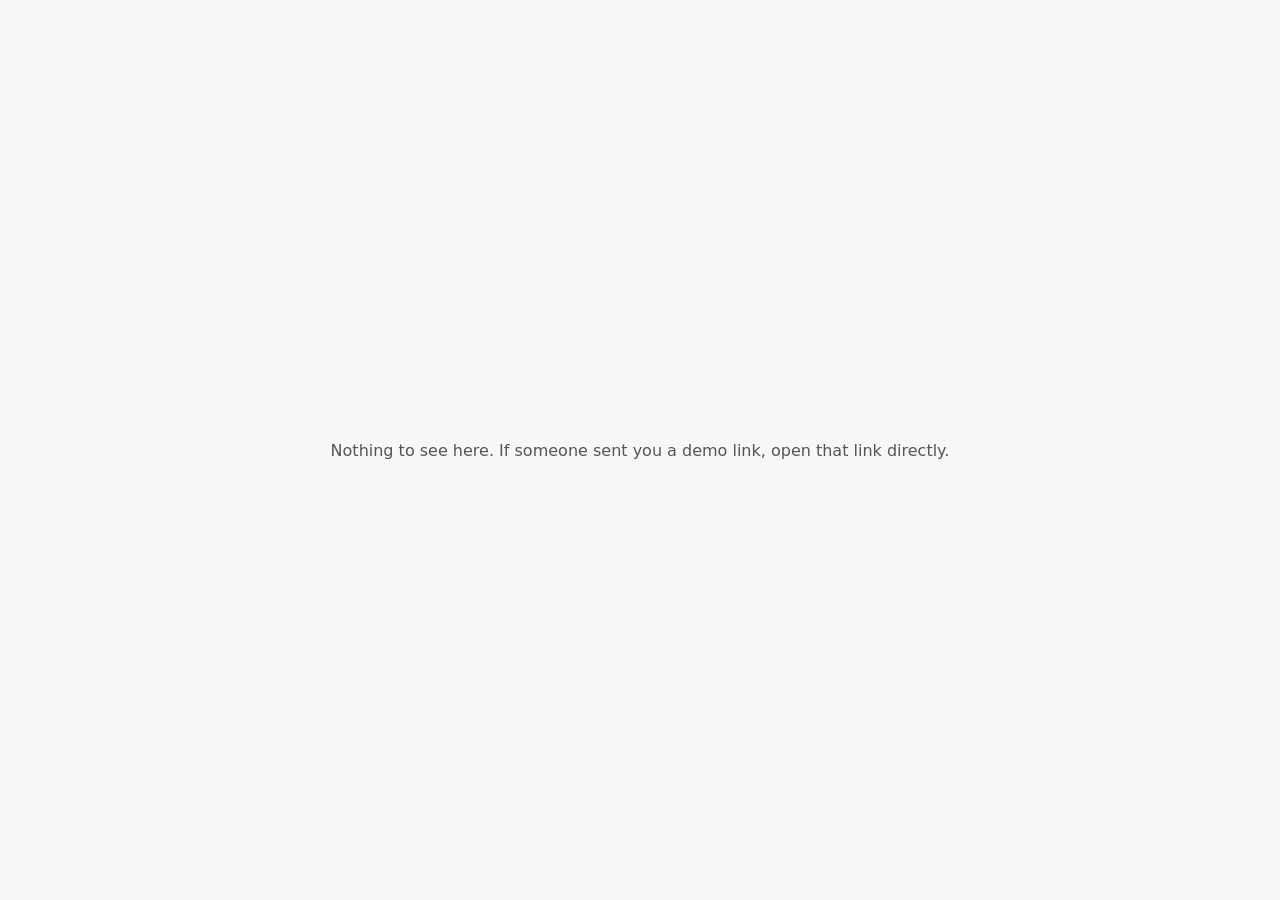
<file: demos/index.html>
<!doctype html><html lang="en"><head><meta charset="utf-8"><meta name="viewport" content="width=device-width, initial-scale=1"><meta name="robots" content="noindex, nofollow"><title>Demos</title>
<style>body{margin:0;min-height:100vh;display:grid;place-items:center;font:16px system-ui,sans-serif;color:#555;background:#f6f7f9}</style></head>
<body><p>Nothing to see here. If someone sent you a demo link, open that link directly.</p></body></html>
</file>
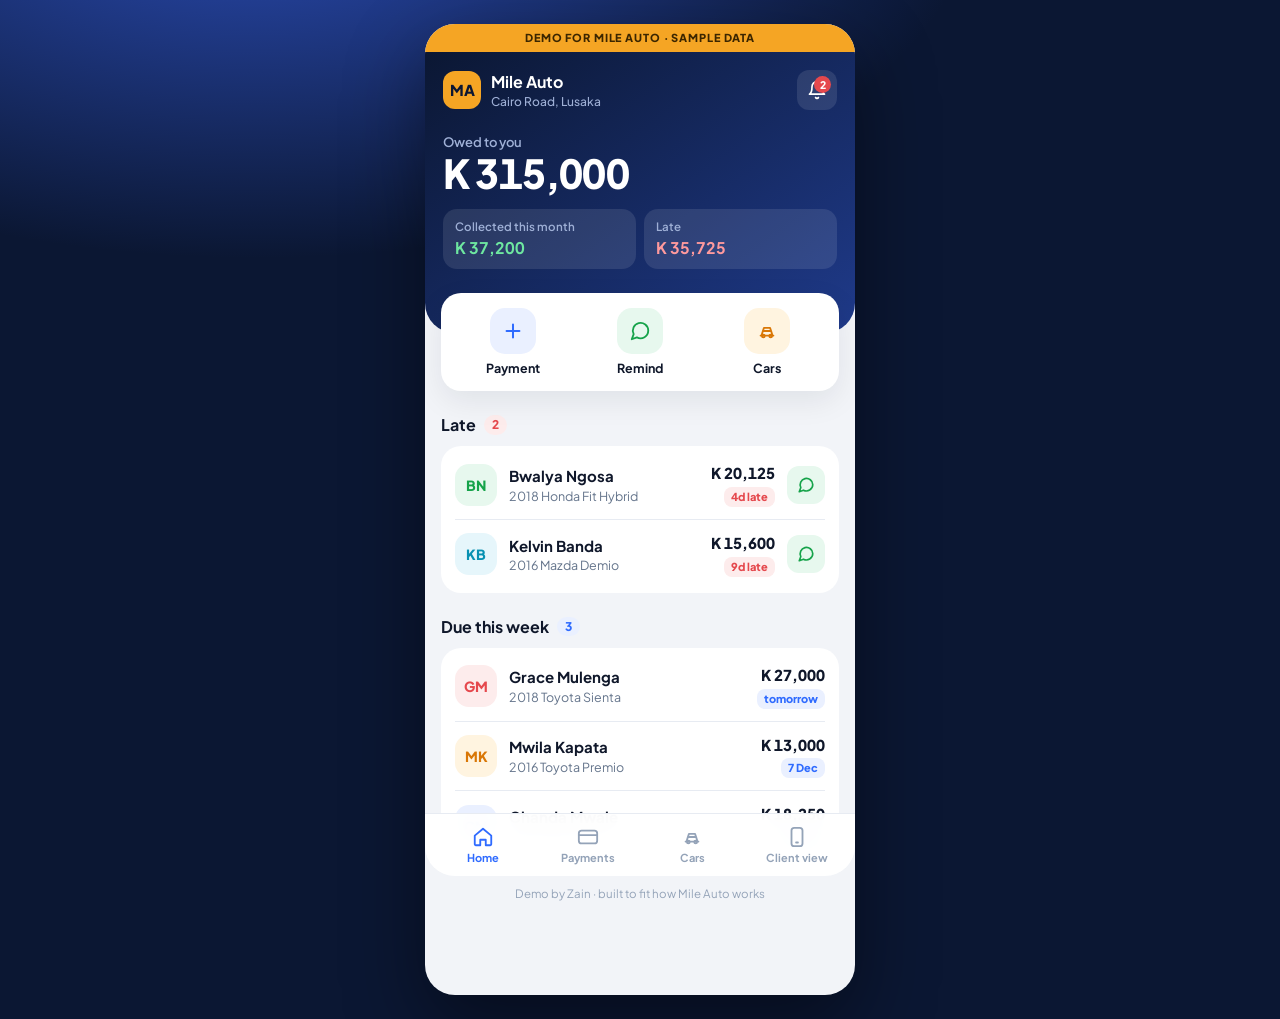
<file: demos/mile-auto-solutions/index.html>
<!doctype html>
<html lang="en">
<head>
<meta charset="utf-8">
<meta name="viewport" content="width=device-width, initial-scale=1, viewport-fit=cover">
<title>Mile Auto · Demo</title>
<meta name="robots" content="noindex, nofollow">
<meta name="referrer" content="no-referrer">
<meta name="theme-color" content="#0b1733">
<link rel="preconnect" href="https://fonts.googleapis.com">
<link rel="preconnect" href="https://fonts.gstatic.com" crossorigin>
<link rel="stylesheet" href="https://fonts.googleapis.com/css2?family=Plus+Jakarta+Sans:wght@500;600;700;800&display=swap">
<style>
:root { --f:"Plus Jakarta Sans", system-ui, -apple-system, sans-serif; --navy:#0b1733; --indigo:#1f3a8a; --amber:#f5a524; --ink:#0f172a; --ink2:#64748b; --line:#e7ebf2; --bg:#f2f4f8; --card:#fff;
  --red:#e5484d; --redbg:#fdecec; --green:#16a34a; --greenbg:#e7f7ed; --blue:#2f6bff; --bluebg:#eaf0ff; }
* { box-sizing: border-box; -webkit-tap-highlight-color: transparent; }
body { margin: 0; font: 15px/1.45 "Plus Jakarta Sans", system-ui, -apple-system, sans-serif; color: var(--ink);
  background: radial-gradient(1200px 600px at 20% -10%, #2a4bb3 0%, transparent 60%), #0b1733; min-height: 100vh; }
.app { max-width: 430px; margin: 0 auto; min-height: 100vh; background: var(--bg); position: relative; padding-bottom: 92px; overflow-x: hidden; }
@media (min-width: 520px) { .app { margin: 24px auto; min-height: calc(100vh - 48px); border-radius: 30px; box-shadow: 0 30px 80px rgba(0,0,0,.45); overflow: hidden; } }
.ribbon { background: var(--amber); color: #3b2600; font-size: 11px; font-weight: 800; letter-spacing: .08em; text-align: center; padding: 6px; }
.screen { display: none; animation: fade .25s ease; } .screen.on { display: block; }
@keyframes fade { from { opacity: 0; transform: translateY(6px); } }
.hero { background: linear-gradient(145deg, #0b1733 0%, #1f3a8a 100%); color: #fff; padding: 18px 18px 64px; border-radius: 0 0 30px 30px; }
.top { display: flex; align-items: center; gap: 10px; }
.logo { width: 38px; height: 38px; border-radius: 12px; background: var(--amber); color: var(--navy); display: grid; place-items: center; font-weight: 800; font-size: 15px; }
.top b { font-size: 16px; } .top small { display: block; color: #9fb0d6; font-size: 12px; font-weight: 500; }
.bell { margin-left: auto; width: 40px; height: 40px; border-radius: 12px; background: rgba(255,255,255,.1); display: grid; place-items: center; position: relative; border: 0; color: #fff; cursor: pointer; }
.bell i { position: absolute; top: 6px; right: 6px; min-width: 17px; height: 17px; border-radius: 9px; background: var(--red); font: 800 10.5px/17px var(--f); font-style: normal; text-align: center; padding: 0 4px; }
.big-l { margin-top: 22px; color: #9fb0d6; font-size: 13px; font-weight: 600; }
.big { font-size: 40px; font-weight: 800; letter-spacing: -.02em; line-height: 1.1; font-variant-numeric: tabular-nums; }
.glass { display: flex; gap: 8px; margin-top: 14px; }
.glass div { flex: 1; background: rgba(255,255,255,.1); border-radius: 14px; padding: 10px 12px; }
.glass small { display: block; color: #9fb0d6; font-size: 11.5px; font-weight: 600; }
.glass b { font-size: 16px; font-variant-numeric: tabular-nums; }
.glass .up { color: #6ee7a0; } .glass .dn { color: #ff9a9d; }
.actions { margin: -40px 16px 0; background: var(--card); border-radius: 20px; padding: 14px 8px; display: grid; grid-template-columns: repeat(3, 1fr); box-shadow: 0 10px 30px rgba(15,23,42,.08); position: relative; }
.act { border: 0; background: none; display: grid; justify-items: center; gap: 6px; font: 700 12.5px var(--f); color: var(--ink); cursor: pointer; }
.act span { width: 46px; height: 46px; border-radius: 15px; display: grid; place-items: center; }
.pad { padding: 0 16px; }
.sec { display: flex; align-items: center; gap: 8px; margin: 22px 0 10px; }
.sec b { font-size: 16px; } .sec .n { font-size: 12px; font-weight: 800; padding: 1px 8px; border-radius: 10px; }
.list { background: var(--card); border-radius: 20px; padding: 4px 14px; }
.row { display: flex; align-items: center; gap: 12px; padding: 12px 0; border-bottom: 1px solid var(--line); }
.row:last-child { border-bottom: 0; }
.av { width: 42px; height: 42px; border-radius: 14px; display: grid; place-items: center; font-weight: 800; font-size: 14px; flex: none; }
.grow { flex: 1; min-width: 0; } .nm { font-weight: 700; } .sm { font-size: 12.5px; color: var(--ink2); white-space: nowrap; overflow: hidden; text-overflow: ellipsis; }
.amt { font-weight: 800; text-align: right; font-variant-numeric: tabular-nums; white-space: nowrap; }
.tag { display: inline-block; font-size: 11px; font-weight: 800; padding: 2px 7px; border-radius: 8px; margin-top: 3px; }
.tag.r { background: var(--redbg); color: var(--red); } .tag.g { background: var(--greenbg); color: var(--green); } .tag.b { background: var(--bluebg); color: var(--blue); }
.ibtn { width: 38px; height: 38px; border-radius: 12px; border: 0; display: grid; place-items: center; cursor: pointer; flex: none; }
.ibtn.wa { background: #e7f8ee; color: #16a34a; } .ibtn.done { background: var(--line); color: var(--ink2); }
.title { padding: 22px 16px 4px; display: flex; align-items: baseline; justify-content: space-between; }
.title h1 { font-size: 26px; margin: 0; letter-spacing: -.02em; } .title span { color: var(--ink2); font-size: 13px; font-weight: 600; }
.chips { display: flex; gap: 10px; overflow-x: auto; padding: 12px 16px 6px; scrollbar-width: none; }
.chips::-webkit-scrollbar { display: none; }
.pick { border: 0; background: none; display: grid; justify-items: center; gap: 5px; font: 600 11.5px var(--f); color: var(--ink2); cursor: pointer; flex: none; width: 58px; }
.pick .av { width: 52px; height: 52px; border-radius: 18px; border: 2.5px solid transparent; }
.pick.on { color: var(--ink); } .pick.on .av { border-color: var(--blue); }
.who { margin: 8px 16px 0; background: var(--card); border-radius: 20px; padding: 14px; }
.bar { height: 8px; background: var(--line); border-radius: 8px; overflow: hidden; margin: 10px 0 6px; }
.bar i { display: block; height: 100%; background: linear-gradient(90deg, #22c55e, #16a34a); border-radius: 8px; transition: width .4s; }
.split { display: flex; justify-content: space-between; font-size: 12.5px; color: var(--ink2); font-weight: 600; }
.amount { margin: 12px 16px 0; background: var(--card); border-radius: 20px; padding: 16px; text-align: center; }
.amount small { color: var(--ink2); font-weight: 700; font-size: 12px; }
.amount div { display: flex; align-items: center; justify-content: center; gap: 6px; font-size: 38px; font-weight: 800; }
.amount input { font: 800 38px var(--f); border: 0; outline: 0; width: 6.2ch; text-align: left; color: var(--ink); background: none; padding: 0; font-variant-numeric: tabular-nums; }
.methods { display: grid; grid-template-columns: repeat(4, 1fr); gap: 8px; margin: 12px 16px 0; }
.m { border: 2px solid var(--line); background: var(--card); border-radius: 14px; padding: 10px 4px; font: 700 12px var(--f); cursor: pointer; color: var(--ink); display: grid; justify-items: center; gap: 4px; }
.m i { width: 26px; height: 26px; border-radius: 8px; display: grid; place-items: center; font-style: normal; font-size: 11px; font-weight: 800; }
.m.on { border-color: var(--blue); background: var(--bluebg); }
.cta { display: block; width: calc(100% - 32px); margin: 16px 16px 0; border: 0; border-radius: 16px; padding: 16px; font: 800 16px var(--f); color: #fff; background: linear-gradient(135deg, #2f6bff, #1f3a8a); cursor: pointer; box-shadow: 0 10px 24px rgba(47,107,255,.3); }
.car { background: var(--card); border-radius: 20px; padding: 14px; margin: 0 16px 10px; }
.car-top { display: flex; gap: 12px; align-items: center; }
svg.pic { width: 74px; height: 46px; flex: none; border-radius: 12px; }
.track { display: flex; gap: 4px; margin: 12px 0 8px; }
.track i { flex: 1; height: 6px; border-radius: 6px; background: var(--line); }
.track i.d { background: #22c55e; } .track i.c { background: var(--blue); }
.car-bot { display: flex; align-items: center; justify-content: space-between; gap: 8px; }
.car-bot b { font-size: 13.5px; }
.next { border: 0; background: var(--bluebg); color: var(--blue); font: 800 13px var(--f); border-radius: 12px; padding: 9px 12px; cursor: pointer; white-space: nowrap; }
.filter { display: flex; gap: 8px; overflow-x: auto; padding: 12px 16px; scrollbar-width: none; }
.filter::-webkit-scrollbar { display: none; }
.f { flex: none; border: 0; background: var(--card); color: var(--ink2); font: 700 12.5px var(--f); padding: 8px 12px; border-radius: 12px; cursor: pointer; }
.f.on { background: var(--navy); color: #fff; }
.cv { margin: 12px 16px 0; background: var(--card); border-radius: 24px; overflow: hidden; box-shadow: 0 12px 30px rgba(15,23,42,.08); }
.cv-h { background: linear-gradient(145deg, #0b1733, #1f3a8a); color: #fff; padding: 18px; }
.cv-h small { color: #9fb0d6; font-weight: 600; }
.cv-h h2 { margin: 4px 0 0; font-size: 21px; }
.cv-b { padding: 16px 18px 18px; }
.steps { list-style: none; margin: 0; padding: 0; position: relative; }
.steps li { display: flex; gap: 12px; align-items: center; padding: 6px 0; font-size: 14px; font-weight: 600; color: var(--ink2); position: relative; }
.steps li::before { content: ""; position: absolute; left: 8px; top: 24px; height: 18px; width: 2px; background: var(--line); }
.steps li:last-child::before { display: none; }
.steps li .o { width: 18px; height: 18px; border-radius: 50%; background: var(--line); flex: none; display: grid; place-items: center; color: #fff; font-size: 10px; z-index: 1; }
.steps li.d { color: var(--ink); } .steps li.d .o { background: #22c55e; } .steps li.d::before { background: #22c55e; }
.steps li.c { color: var(--blue); font-weight: 800; } .steps li.c .o { background: var(--blue); box-shadow: 0 0 0 5px var(--bluebg); }
.nextpay { margin-top: 14px; background: var(--bg); border-radius: 16px; padding: 12px 14px; display: flex; justify-content: space-between; align-items: center; }
.tabs { position: fixed; bottom: 0; left: 50%; transform: translateX(-50%); width: min(430px, 100%); background: rgba(255,255,255,.96); backdrop-filter: blur(10px); border-top: 1px solid var(--line); display: grid; grid-template-columns: repeat(4, 1fr); padding: 8px 6px calc(8px + env(safe-area-inset-bottom)); z-index: 20; }
@media (min-width: 520px) { .tabs { bottom: 24px; border-radius: 0 0 30px 30px; } }
.tab { border: 0; background: none; display: grid; justify-items: center; gap: 3px; font: 700 11px var(--f); color: #94a3b8; cursor: pointer; padding: 4px 0; }
.tab.on { color: var(--blue); }
.sheet-bg { position: fixed; inset: 0; background: rgba(11,23,51,.5); z-index: 40; display: flex; align-items: flex-end; justify-content: center; animation: fade .2s; }
.sheet { background: #fff; width: min(430px, 100%); border-radius: 26px 26px 0 0; padding: 10px 18px calc(20px + env(safe-area-inset-bottom)); animation: up .25s ease; }
@keyframes up { from { transform: translateY(40px); } }
.grab { width: 40px; height: 5px; border-radius: 5px; background: var(--line); margin: 0 auto 14px; }
.wa-chat { background: #efe7de; border-radius: 18px; padding: 14px; margin: 12px 0 14px; }
.bubble { background: #d9fdd3; border-radius: 14px 14px 14px 4px; padding: 10px 12px; font-size: 14px; white-space: pre-wrap; max-width: 92%; }
.bubble small { display: block; text-align: right; color: #667781; font-size: 10.5px; margin-top: 3px; }
.btn2 { display: block; width: 100%; border: 0; border-radius: 14px; padding: 14px; font: 800 15px var(--f); cursor: pointer; }
.btn2.wa { background: #22c55e; color: #fff; } .btn2.ghost { background: var(--bg); color: var(--ink); margin-top: 8px; }
.check { width: 64px; height: 64px; border-radius: 50%; background: var(--greenbg); color: var(--green); display: grid; place-items: center; margin: 4px auto 10px; animation: pop .35s ease; }
@keyframes pop { from { transform: scale(.5); opacity: 0; } }
.rc { background: var(--bg); border-radius: 16px; padding: 12px 14px; margin: 12px 0 14px; }
.rc div { display: flex; justify-content: space-between; padding: 4px 0; font-size: 14px; } .rc span { color: var(--ink2); }
.toast { position: fixed; left: 50%; bottom: 96px; transform: translateX(-50%); background: var(--ink); color: #fff; padding: 10px 16px; border-radius: 12px; font-size: 13.5px; font-weight: 600; z-index: 60; white-space: nowrap; animation: fade .2s; }
.foot { text-align: center; color: #94a3b8; font-size: 11.5px; padding: 22px 16px 0; }
</style>
</head>
<body>
<div class="app">
  <div class="ribbon">DEMO FOR MILE AUTO · SAMPLE DATA</div>

  <!-- HOME -->
  <div class="screen on" data-s="home">
    <div class="hero">
      <div class="top"><div class="logo">MA</div><div><b>Mile Auto</b><small>Cairo Road, Lusaka</small></div>
        <button class="bell" data-go="late" aria-label="Late payments"><svg width="20" height="20" viewBox="0 0 24 24" fill="none" stroke="currentColor" stroke-width="2" stroke-linecap="round" stroke-linejoin="round"><path d="M6 8a6 6 0 0 1 12 0c0 7 3 9 3 9H3s3-2 3-9"/><path d="M10.3 21a1.94 1.94 0 0 0 3.4 0"/></svg><i id="bellN"></i></button></div>
      <div class="big-l">Owed to you</div>
      <div class="big" id="owed"></div>
      <div class="glass"><div><small>Collected this month</small><b class="up" id="month"></b></div><div><small>Late</small><b class="dn" id="lateAmt"></b></div></div>
    </div>
    <div class="actions">
      <button class="act" data-tab="pay"><span style="background:#eaf0ff;color:#2f6bff"><svg width="22" height="22" viewBox="0 0 24 24" fill="none" stroke="currentColor" stroke-width="2.2" stroke-linecap="round"><path d="M12 5v14M5 12h14"/></svg></span>Payment</button>
      <button class="act" data-go="late"><span style="background:#e7f8ee;color:#16a34a"><svg width="22" height="22" viewBox="0 0 24 24" fill="none" stroke="currentColor" stroke-width="2" stroke-linecap="round" stroke-linejoin="round"><path d="M21 11.5a8.4 8.4 0 0 1-12.4 7.4L3 21l2.1-5.6A8.4 8.4 0 1 1 21 11.5z"/></svg></span>Remind</button>
      <button class="act" data-tab="cars"><span style="background:#fff4e0;color:#d97706"><svg width="22" height="22" viewBox="0 0 24 24" fill="none" stroke="currentColor" stroke-width="2" stroke-linecap="round" stroke-linejoin="round"><path d="M5 17h14M6 17l1.5-5h9L18 17M7.5 12l1.2-3.5h6.6L16.5 12"/><circle cx="8" cy="17.5" r="1.5"/><circle cx="16" cy="17.5" r="1.5"/></svg></span>Cars</button>
    </div>
    <div class="pad">
      <div class="sec" id="late"><b>Late</b><span class="n" style="background:var(--redbg);color:var(--red)" id="lateN"></span></div>
      <div class="list" id="lateList"></div>
      <div class="sec"><b>Due this week</b><span class="n" style="background:var(--bluebg);color:var(--blue)" id="soonN"></span></div>
      <div class="list" id="soonList"></div>
    </div>
  </div>

  <!-- PAYMENT -->
  <div class="screen" data-s="pay">
    <div class="title"><h1>New payment</h1></div>
    <div class="chips" id="payPick"></div>
    <div class="who" id="payWho"></div>
    <div class="amount"><small>AMOUNT RECEIVED</small><div>K<input id="amt" type="number" inputmode="numeric" min="1" aria-label="Amount"></div></div>
    <div class="methods" id="methods"></div>
    <button class="cta" id="save">Save payment</button>
    <div class="pad"><div class="sec"><b>Recent</b></div><div class="list" id="recent"></div></div>
  </div>

  <!-- CARS -->
  <div class="screen" data-s="cars">
    <div class="title"><h1>Cars</h1><span id="carsN"></span></div>
    <div class="filter" id="filter"></div>
    <div id="carList"></div>
  </div>

  <!-- CLIENT VIEW -->
  <div class="screen" data-s="client">
    <div class="title"><h1>Client view</h1><span>their private link</span></div>
    <div class="chips" id="cvPick"></div>
    <div class="cv" id="cv"></div>
  </div>

  <div class="foot">Demo by Zain · built to fit how Mile Auto works</div>

  <nav class="tabs">
    <button class="tab on" data-tab="home"><svg width="22" height="22" viewBox="0 0 24 24" fill="none" stroke="currentColor" stroke-width="2" stroke-linecap="round" stroke-linejoin="round"><path d="M3 10.5 12 3l9 7.5V20a1 1 0 0 1-1 1h-5v-6H9v6H4a1 1 0 0 1-1-1z"/></svg>Home</button>
    <button class="tab" data-tab="pay"><svg width="22" height="22" viewBox="0 0 24 24" fill="none" stroke="currentColor" stroke-width="2" stroke-linecap="round" stroke-linejoin="round"><rect x="2" y="5" width="20" height="14" rx="3"/><path d="M2 10h20"/></svg>Payments</button>
    <button class="tab" data-tab="cars"><svg width="22" height="22" viewBox="0 0 24 24" fill="none" stroke="currentColor" stroke-width="2" stroke-linecap="round" stroke-linejoin="round"><path d="M5 17h14M6 17l1.5-5h9L18 17M7.5 12l1.2-3.5h6.6L16.5 12"/><circle cx="8" cy="17.5" r="1.5"/><circle cx="16" cy="17.5" r="1.5"/></svg>Cars</button>
    <button class="tab" data-tab="client"><svg width="22" height="22" viewBox="0 0 24 24" fill="none" stroke="currentColor" stroke-width="2" stroke-linecap="round" stroke-linejoin="round"><rect x="6" y="2" width="12" height="20" rx="3"/><path d="M11 18h2"/></svg>Client view</button>
  </nav>
</div>

<script>
(function () {
"use strict";
const $ = s => document.querySelector(s), $$ = s => [...document.querySelectorAll(s)];
const esc = s => String(s ?? "").replace(/[&<>"']/g, c => ({"&":"&amp;","<":"&lt;",">":"&gt;",'"':"&quot;","'":"&#39;"}[c]));
const K = n => "K " + Math.round(Number(n) || 0).toLocaleString("en-US");
const DAY = 864e5, today = new Date(); today.setHours(12, 0, 0, 0);
const dayOf = o => new Date(today.getTime() + o * DAY);
const fmt = d => d.toLocaleDateString("en-GB", { day: "numeric", month: "short" });
const first = n => String(n).split(" ")[0];
const ini = n => n.split(" ").map(w => w[0]).join("").slice(0, 2);
const STAGES = ["Japan", "On the ship", "Dar es Salaam", "Nakonde border", "ZRA clearing", "Ready", "Handed over"];
const STAGE_LONG = ["Bought in Japan", "On the ship", "At Dar es Salaam port", "Crossing at Nakonde", "Clearing in Lusaka (ZRA)", "Ready for collection", "Handed over"];
const COLORS = [["#eaf0ff", "#2f6bff"], ["#fff4e0", "#d97706"], ["#e7f8ee", "#16a34a"], ["#fdecf5", "#db2777"], ["#efeaff", "#7c3aed"], ["#e6f6fb", "#0891b2"], ["#fdecec", "#e5484d"]];
const METHODS = [["MTN MoMo", "#ffcc00", "#3b2f00", "MTN"], ["Airtel Money", "#e5484d", "#fff", "A"], ["Bank", "#1f3a8a", "#fff", "B"], ["Cash", "#16a34a", "#fff", "K"]];

const C = [
  { id: 1, name: "Chanda Mwale", car: "2017 Toyota Vitz", hue: 210, price: 92000, inst: 18250, due: 7, stage: 2, pays: [[-58, 36800, "Bank"], [-27, 18700, "MTN MoMo"]] },
  { id: 2, name: "Mwila Kapata", car: "2016 Toyota Premio", hue: 0, price: 128000, inst: 13000, due: 3, stage: 4, pays: [[-80, 51200, "Bank"], [-62, 12700, "Airtel Money"], [-45, 12700, "MTN MoMo"], [-28, 12700, "MTN MoMo"], [-11, 12700, "Airtel Money"]] },
  { id: 3, name: "Bwalya Ngosa", car: "2018 Honda Fit Hybrid", hue: 145, price: 115000, inst: 20125, due: -4, stage: 1, pays: [[-34, 34500, "Bank"]] },
  { id: 4, name: "Natasha Phiri", car: "2015 Toyota Hilux Surf", hue: 30, price: 210000, inst: 42000, due: null, stage: 5, pays: [[-95, 84000, "Bank"], [-65, 42000, "Bank"], [-35, 42000, "Cash"], [-6, 42000, "Bank"]] },
  { id: 5, name: "Mutale Sichone", car: "2019 Nissan Note e-Power", hue: 270, price: 124000, inst: 21700, due: 26, stage: 0, pays: [[-2, 37200, "Bank"]] },
  { id: 6, name: "Kelvin Banda", car: "2016 Mazda Demio", hue: 350, price: 78000, inst: 15600, due: -9, stage: 3, pays: [[-70, 31200, "MTN MoMo"], [-39, 15600, "MTN MoMo"]] },
  { id: 7, name: "Grace Mulenga", car: "2018 Toyota Sienta", hue: 190, price: 135000, inst: 27000, due: 1, stage: 1, pays: [[-48, 54000, "Bank"], [-17, 27000, "Airtel Money"]] },
];
const paid = c => c.pays.reduce((a, p) => a + p[1], 0);
const bal = c => Math.max(0, c.price - paid(c));
const nxt = c => Math.min(c.inst, bal(c));
const col = c => COLORS[(c.id - 1) % COLORS.length];
const av = (c, big) => `<div class="av" style="background:${col(c)[0]};color:${col(c)[1]}">${ini(c.name)}</div>`;
const carPic = h => `<svg class="pic" viewBox="0 0 148 92"><rect width="148" height="92" rx="14" fill="hsl(${h} 70% 95%)"/><path d="M18 62 L28 44 Q32 38 42 37 L96 36 Q106 36 113 43 L128 55 Q138 56 140 62 L140 68 L18 68 Z" fill="hsl(${h} 55% 45%)"/><path d="M45 42 L94 41 Q101 41 106 46 L112 53 L40 54 Z" fill="hsl(${h} 70% 90%)"/><circle cx="46" cy="69" r="9" fill="#1f2937"/><circle cx="46" cy="69" r="3.5" fill="#cbd5e1"/><circle cx="114" cy="69" r="9" fill="#1f2937"/><circle cx="114" cy="69" r="3.5" fill="#cbd5e1"/></svg>`;
const WA = `<svg width="18" height="18" viewBox="0 0 24 24" fill="none" stroke="currentColor" stroke-width="2.2" stroke-linecap="round" stroke-linejoin="round"><path d="M21 11.5a8.4 8.4 0 0 1-12.4 7.4L3 21l2.1-5.6A8.4 8.4 0 1 1 21 11.5z"/></svg>`;
const TICK = `<svg width="18" height="18" viewBox="0 0 24 24" fill="none" stroke="currentColor" stroke-width="2.6" stroke-linecap="round" stroke-linejoin="round"><path d="M5 12.5l4.5 4.5L19 7.5"/></svg>`;
const reminded = new Set();
let payId = 3, method = "MTN MoMo", carFilter = -1, cvId = 2, rcNo = 231;

function toast(t) { const el = document.createElement("div"); el.className = "toast"; el.textContent = t; document.body.appendChild(el); setTimeout(() => el.remove(), 2200); }
function sheet(html) {
  const bg = document.createElement("div"); bg.className = "sheet-bg";
  bg.innerHTML = `<div class="sheet"><div class="grab"></div>${html}</div>`;
  bg.addEventListener("click", e => { if (e.target === bg || e.target.closest("[data-x]")) bg.remove(); });
  document.body.appendChild(bg); return bg;
}
function waSheet(title, msg, btn, onSend) {
  const s = sheet(`<b style="font-size:18px">${esc(title)}</b><div class="wa-chat"><div class="bubble">${esc(msg)}<small>${new Date().toTimeString().slice(0, 5)} ✓✓</small></div></div>
    <button class="btn2 wa" id="send">${btn}</button><button class="btn2 ghost" data-x>Close</button>`);
  s.querySelector("#send").onclick = () => { s.remove(); onSend && onSend(); };
}
function go(tab) {
  $$(".screen").forEach(s => s.classList.toggle("on", s.dataset.s === tab));
  $$(".tab").forEach(t => t.classList.toggle("on", t.dataset.tab === tab));
  window.scrollTo(0, 0); render();
}

function renderHome() {
  const late = C.filter(c => c.due !== null && c.due < 0 && bal(c));
  const soon = C.filter(c => c.due !== null && c.due >= 0 && c.due <= 7 && bal(c)).sort((a, b) => a.due - b.due);
  const m = today.getMonth(); let month = 0;
  C.forEach(c => c.pays.forEach(p => { if (dayOf(p[0]).getMonth() === m) month += p[1]; }));
  $("#owed").textContent = K(C.reduce((a, c) => a + bal(c), 0));
  $("#month").textContent = K(month);
  $("#lateAmt").textContent = late.length ? K(late.reduce((a, c) => a + nxt(c), 0)) : "K 0";
  const pending = late.filter(c => !reminded.has(c.id)).length;
  $("#bellN").textContent = pending; $("#bellN").style.display = pending ? "" : "none";
  $("#lateN").textContent = late.length; $("#soonN").textContent = soon.length;
  $("#lateList").innerHTML = late.map(c => `<div class="row">${av(c)}<div class="grow"><div class="nm">${esc(c.name)}</div><div class="sm">${esc(c.car)}</div></div>
      <div><div class="amt">${K(nxt(c))}</div><div style="text-align:right"><span class="tag r">${-c.due}d late</span></div></div>
      <button class="ibtn ${reminded.has(c.id) ? "done" : "wa"}" data-remind="${c.id}" aria-label="Remind">${reminded.has(c.id) ? TICK : WA}</button></div>`).join("")
    || `<div class="row"><div class="grow sm" style="padding:6px 0">Everyone is up to date 🎉</div></div>`;
  $("#soonList").innerHTML = soon.map(c => `<div class="row">${av(c)}<div class="grow"><div class="nm">${esc(c.name)}</div><div class="sm">${esc(c.car)}</div></div>
      <div><div class="amt">${K(nxt(c))}</div><div style="text-align:right"><span class="tag b">${c.due === 0 ? "today" : c.due === 1 ? "tomorrow" : fmt(dayOf(c.due))}</span></div></div></div>`).join("")
    || `<div class="row"><div class="grow sm" style="padding:6px 0">Nothing due this week</div></div>`;
}

function renderPay() {
  const open = C.filter(c => bal(c));
  if (!open.find(c => c.id === payId)) payId = open[0] ? open[0].id : null;
  $("#payPick").innerHTML = open.map(c => `<button class="pick ${c.id === payId ? "on" : ""}" data-pay="${c.id}">${av(c)}${esc(first(c.name))}</button>`).join("");
  const c = C.find(x => x.id === payId);
  if (c) {
    const pct = Math.round(100 * paid(c) / c.price);
    $("#payWho").innerHTML = `<div style="display:flex;align-items:center;gap:12px">${carPic(c.hue)}<div class="grow"><div class="nm">${esc(c.name)}</div><div class="sm">${esc(c.car)}</div></div>
      ${c.due !== null && c.due < 0 ? `<span class="tag r">late</span>` : ""}</div>
      <div class="bar"><i style="width:${pct}%"></i></div><div class="split"><span>Paid ${K(paid(c))}</span><span>Left ${K(bal(c))}</span></div>`;
    if (document.activeElement !== $("#amt")) $("#amt").value = nxt(c);
  }
  $("#methods").innerHTML = METHODS.map(([n, bg, fg, s]) => `<button class="m ${n === method ? "on" : ""}" data-method="${n}"><i style="background:${bg};color:${fg}">${s}</i>${n.replace(" Money", "").replace("MTN MoMo", "MoMo")}</button>`).join("");
  const rec = []; C.forEach(c => c.pays.forEach(p => rec.push([p[0], p[1], p[2], c]))); rec.sort((a, b) => b[0] - a[0]);
  $("#recent").innerHTML = rec.slice(0, 5).map(([d, a, m, c]) => `<div class="row">${av(c)}<div class="grow"><div class="nm">${esc(c.name)}</div><div class="sm">${d === 0 ? "Today" : fmt(dayOf(d))} · ${esc(m)}</div></div><div class="amt" style="color:var(--green)">+${K(a)}</div></div>`).join("");
}
function savePay() {
  const c = C.find(x => x.id === payId), amt = Math.round(Number($("#amt").value));
  if (!c || !amt || amt <= 0) return toast("Enter an amount");
  if (amt > bal(c)) return toast("More than the balance (" + K(bal(c)) + ")");
  c.pays.push([0, amt, method]);
  if (!bal(c)) c.due = null; else if (amt >= c.inst || c.due < 0) c.due = Math.max(c.due, 0) + 30;
  reminded.delete(c.id); rcNo++;
  const s = sheet(`<div class="check"><svg width="30" height="30" viewBox="0 0 24 24" fill="none" stroke="currentColor" stroke-width="3" stroke-linecap="round" stroke-linejoin="round"><path d="M5 12.5l4.5 4.5L19 7.5"/></svg></div>
    <div style="text-align:center"><div style="font-size:28px;font-weight:800">${K(amt)}</div><div class="sm">from ${esc(c.name)}</div></div>
    <div class="rc"><div><span>Receipt</span><b>MA-${rcNo}</b></div><div><span>Car</span><b>${esc(c.car)}</b></div><div><span>Method</span><b>${esc(method)}</b></div>
      <div><span>Balance</span><b style="color:${bal(c) ? "var(--ink)" : "var(--green)"}">${bal(c) ? K(bal(c)) : "Paid in full 🎉"}</b></div>
      ${c.due !== null ? `<div><span>Next</span><b>${K(nxt(c))} · ${fmt(dayOf(c.due))}</b></div>` : ""}</div>
    <button class="btn2 wa" id="rcSend">Send receipt on WhatsApp</button><button class="btn2 ghost" data-x>Done</button>`);
  s.querySelector("#rcSend").onclick = () => { s.remove(); toast("Receipt sent to " + first(c.name)); };
  render();
}

function renderCars() {
  const active = C.filter(c => c.stage < 6);
  $("#carsN").textContent = active.length + " active";
  $("#filter").innerHTML = [[-1, "All"], ...STAGES.slice(0, 6).map((s, i) => [i, s])].map(([i, s]) => {
    const n = i < 0 ? active.length : C.filter(c => c.stage === i).length;
    return `<button class="f ${carFilter === i ? "on" : ""}" data-filter="${i}">${s} · ${n}</button>`; }).join("");
  const list = active.filter(c => carFilter < 0 || c.stage === carFilter);
  $("#carList").innerHTML = list.map(c => `<div class="car"><div class="car-top">${carPic(c.hue)}<div class="grow"><div class="nm">${esc(c.car)}</div><div class="sm">${esc(c.name)}</div>
      ${bal(c) ? `<span class="tag ${c.due !== null && c.due < 0 ? "r" : "b"}">${K(bal(c))} left</span>` : `<span class="tag g">Paid</span>`}</div></div>
      <div class="track">${STAGES.slice(0, 6).map((_, i) => `<i class="${i < c.stage ? "d" : i === c.stage ? "c" : ""}"></i>`).join("")}</div>
      <div class="car-bot"><b>${STAGE_LONG[c.stage]}</b><button class="next" data-move="${c.id}">${c.stage === 5 ? "Hand over" : "Next →"}</button></div></div>`).join("")
    || `<div class="pad sm" style="text-align:center;padding:30px">No cars here</div>`;
}
function moveCar(c) {
  if (c.stage === 5 && bal(c)) {
    return sheet(`<div class="check" style="background:var(--redbg);color:var(--red)">!</div><div style="text-align:center"><b style="font-size:18px">${K(bal(c))} still owed</b><div class="sm" style="margin:4px 0 16px">${esc(c.name)} must clear the balance first.</div></div><button class="btn2 ghost" data-x>OK</button>`);
  }
  c.stage++;
  const msg = c.stage === 6 ? `Hi ${first(c.name)}, congratulations on your ${c.car}! 🚗 Thank you for choosing Mile Auto.`
    : c.stage === 5 ? `Hi ${first(c.name)}, your ${c.car} is ready for collection at Mile Auto, Cairo Road! 🎉`
    : `Hi ${first(c.name)}, update from Mile Auto: your ${c.car} is now ${STAGE_LONG[c.stage].toLowerCase()}. 🚢`;
  waSheet(STAGE_LONG[c.stage], msg, "Sent automatically ✓", null);
  render();
}

function renderClient() {
  $("#cvPick").innerHTML = C.filter(c => c.stage < 6).map(c => `<button class="pick ${c.id === cvId ? "on" : ""}" data-cv="${c.id}">${av(c)}${esc(first(c.name))}</button>`).join("");
  const c = C.find(x => x.id === cvId) || C[0], pct = Math.round(100 * paid(c) / c.price);
  $("#cv").innerHTML = `<div class="cv-h"><div style="display:flex;align-items:center;gap:10px"><div class="logo" style="width:32px;height:32px;font-size:12px;border-radius:10px">MA</div><small>Mile Auto · your car</small></div>
      <h2>Hi ${esc(first(c.name))} 👋</h2><div style="color:#cbd5f5;font-weight:600">${esc(c.car)}</div></div>
    <div class="cv-b"><ul class="steps">${STAGE_LONG.map((s, i) => `<li class="${i < c.stage ? "d" : i === c.stage ? "c" : ""}"><span class="o">${i < c.stage ? "✓" : ""}</span>${s}</li>`).join("")}</ul>
      <div class="bar" style="margin-top:14px"><i style="width:${pct}%"></i></div><div class="split"><span>Paid ${K(paid(c))}</span><span>${pct}%</span></div>
      ${bal(c) ? `<div class="nextpay"><div><div class="sm">Next payment</div><b style="font-size:18px">${K(nxt(c))}</b></div>${c.due !== null ? `<span class="tag ${c.due < 0 ? "r" : "b"}">${fmt(dayOf(c.due))}</span>` : ""}</div>`
               : `<div class="nextpay" style="background:var(--greenbg)"><b style="color:var(--green)">Fully paid 🎉</b></div>`}
    </div>`;
}

function render() { renderHome(); renderPay(); renderCars(); renderClient(); }

document.addEventListener("click", e => {
  const t = e.target.closest("[data-tab],[data-go],[data-remind],[data-pay],[data-method],[data-filter],[data-move],[data-cv],#save");
  if (!t) return;
  if (t.dataset.tab) return go(t.dataset.tab);
  if (t.dataset.go) { if (!$(".screen[data-s=home]").classList.contains("on")) go("home"); return $("#" + t.dataset.go).scrollIntoView({ behavior: "smooth", block: "start" }); }
  if (t.dataset.remind) { const c = C.find(x => x.id === +t.dataset.remind);
    return waSheet("Reminder to " + first(c.name), `Hi ${first(c.name)}, a friendly reminder from Mile Auto 🙏\n\nYour payment of ${K(nxt(c))} for the ${c.car} was due on ${fmt(dayOf(c.due))}.\n\nPay by MTN MoMo, Airtel Money or bank. Your car is ${STAGE_LONG[c.stage].toLowerCase()}.`,
      "Send on WhatsApp", () => { reminded.add(c.id); toast("Reminder sent ✓"); render(); }); }
  if (t.dataset.pay) { payId = +t.dataset.pay; $("#amt").blur(); return renderPay(); }
  if (t.dataset.method) { method = t.dataset.method; return renderPay(); }
  if (t.dataset.filter !== undefined) { carFilter = +t.dataset.filter; return renderCars(); }
  if (t.dataset.move) return moveCar(C.find(x => x.id === +t.dataset.move));
  if (t.dataset.cv) { cvId = +t.dataset.cv; return renderClient(); }
  if (t.id === "save") savePay();
});
render();
})();
</script>
</body>
</html>
</file>
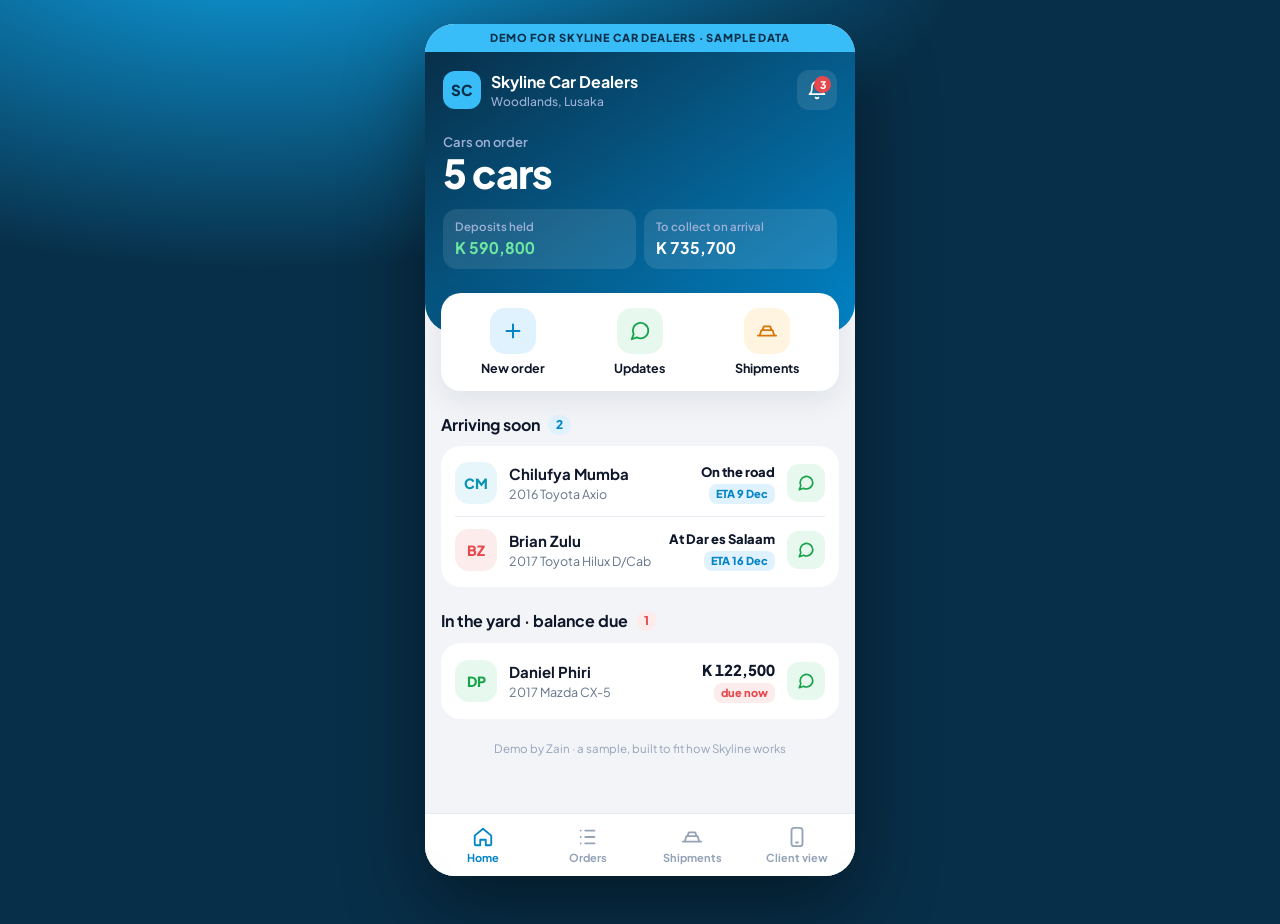
<file: demos/skyline-car-dealers/index.html>
<!doctype html>
<html lang="en">
<head>
<meta charset="utf-8">
<meta name="viewport" content="width=device-width, initial-scale=1, viewport-fit=cover">
<title>Skyline · Demo</title>
<meta name="robots" content="noindex, nofollow">
<meta name="referrer" content="no-referrer">
<meta name="theme-color" content="#082f49">
<link rel="preconnect" href="https://fonts.googleapis.com">
<link rel="preconnect" href="https://fonts.gstatic.com" crossorigin>
<link rel="stylesheet" href="https://fonts.googleapis.com/css2?family=Plus+Jakarta+Sans:wght@500;600;700;800&display=swap">
<style>
:root { --f:"Plus Jakarta Sans", system-ui, -apple-system, sans-serif; --navy:#082f49; --indigo:#0369a1; --amber:#38bdf8; --ink:#0f172a; --ink2:#64748b; --line:#e7ebf2; --bg:#f2f4f8; --card:#fff;
  --red:#e5484d; --redbg:#fdecec; --green:#16a34a; --greenbg:#e7f7ed; --blue:#0284c7; --bluebg:#e0f2fe; }
* { box-sizing: border-box; -webkit-tap-highlight-color: transparent; }
body { margin: 0; font: 15px/1.45 "Plus Jakarta Sans", system-ui, -apple-system, sans-serif; color: var(--ink);
  background: radial-gradient(1200px 600px at 20% -10%, #0ea5e9 0%, transparent 60%), #082f49; min-height: 100vh; }
.app { max-width: 430px; margin: 0 auto; min-height: 100vh; background: var(--bg); position: relative; padding-bottom: 92px; overflow-x: hidden; }
@media (min-width: 520px) { .app { margin: 24px auto; min-height: calc(100vh - 48px); border-radius: 30px; box-shadow: 0 30px 80px rgba(0,0,0,.45); overflow: hidden; } }
.ribbon { background: var(--amber); color: #082f49; font-size: 11px; font-weight: 800; letter-spacing: .08em; text-align: center; padding: 6px; }
.screen { display: none; animation: fade .25s ease; } .screen.on { display: block; }
@keyframes fade { from { opacity: 0; transform: translateY(6px); } }
.hero { background: linear-gradient(145deg, #082f49 0%, #0284c7 100%); color: #fff; padding: 18px 18px 64px; border-radius: 0 0 30px 30px; }
.top { display: flex; align-items: center; gap: 10px; }
.logo { width: 38px; height: 38px; border-radius: 12px; background: var(--amber); color: #082f49; display: grid; place-items: center; font-weight: 800; font-size: 15px; }
.top b { font-size: 16px; } .top small { display: block; color: #9fb0d6; font-size: 12px; font-weight: 500; }
.bell { margin-left: auto; width: 40px; height: 40px; border-radius: 12px; background: rgba(255,255,255,.1); display: grid; place-items: center; position: relative; border: 0; color: #fff; cursor: pointer; }
.bell i { position: absolute; top: 6px; right: 6px; min-width: 17px; height: 17px; border-radius: 9px; background: var(--red); font: 800 10.5px/17px var(--f); font-style: normal; text-align: center; padding: 0 4px; }
.big-l { margin-top: 22px; color: #9fb0d6; font-size: 13px; font-weight: 600; }
.big { font-size: 40px; font-weight: 800; letter-spacing: -.02em; line-height: 1.1; font-variant-numeric: tabular-nums; }
.glass { display: flex; gap: 8px; margin-top: 14px; }
.glass div { flex: 1; background: rgba(255,255,255,.1); border-radius: 14px; padding: 10px 12px; }
.glass small { display: block; color: #9fb0d6; font-size: 11.5px; font-weight: 600; }
.glass b { font-size: 16px; font-variant-numeric: tabular-nums; }
.glass .up { color: #6ee7a0; } .glass .dn { color: #ff9a9d; }
.actions { margin: -40px 16px 0; background: var(--card); border-radius: 20px; padding: 14px 8px; display: grid; grid-template-columns: repeat(3, 1fr); box-shadow: 0 10px 30px rgba(15,23,42,.08); position: relative; }
.act { border: 0; background: none; display: grid; justify-items: center; gap: 6px; font: 700 12.5px var(--f); color: var(--ink); cursor: pointer; }
.act span { width: 46px; height: 46px; border-radius: 15px; display: grid; place-items: center; }
.pad { padding: 0 16px; }
.sec { display: flex; align-items: center; gap: 8px; margin: 22px 0 10px; }
.sec b { font-size: 16px; } .sec .n { font-size: 12px; font-weight: 800; padding: 1px 8px; border-radius: 10px; }
.list { background: var(--card); border-radius: 20px; padding: 4px 14px; }
.row { display: flex; align-items: center; gap: 12px; padding: 12px 0; border-bottom: 1px solid var(--line); }
.row:last-child { border-bottom: 0; }
.av { width: 42px; height: 42px; border-radius: 14px; display: grid; place-items: center; font-weight: 800; font-size: 14px; flex: none; }
.grow { flex: 1; min-width: 0; } .nm { font-weight: 700; } .sm { font-size: 12.5px; color: var(--ink2); white-space: nowrap; overflow: hidden; text-overflow: ellipsis; }
.amt { font-weight: 800; text-align: right; font-variant-numeric: tabular-nums; white-space: nowrap; }
.tag { display: inline-block; font-size: 11px; font-weight: 800; padding: 2px 7px; border-radius: 8px; margin-top: 3px; }
.tag.r { background: var(--redbg); color: var(--red); } .tag.g { background: var(--greenbg); color: var(--green); } .tag.b { background: var(--bluebg); color: var(--blue); }
.ibtn { width: 38px; height: 38px; border-radius: 12px; border: 0; display: grid; place-items: center; cursor: pointer; flex: none; }
.ibtn.wa { background: #e7f8ee; color: #16a34a; } .ibtn.done { background: var(--line); color: var(--ink2); }
.title { padding: 22px 16px 4px; display: flex; align-items: baseline; justify-content: space-between; }
.title h1 { font-size: 26px; margin: 0; letter-spacing: -.02em; } .title span { color: var(--ink2); font-size: 13px; font-weight: 600; }
.chips { display: flex; gap: 10px; overflow-x: auto; padding: 12px 16px 6px; scrollbar-width: none; }
.chips::-webkit-scrollbar { display: none; }
.pick { border: 0; background: none; display: grid; justify-items: center; gap: 5px; font: 600 11.5px var(--f); color: var(--ink2); cursor: pointer; flex: none; width: 58px; }
.pick .av { width: 52px; height: 52px; border-radius: 18px; border: 2.5px solid transparent; }
.pick.on { color: var(--ink); } .pick.on .av { border-color: var(--blue); }
.who { margin: 8px 16px 0; background: var(--card); border-radius: 20px; padding: 14px; }
.bar { height: 8px; background: var(--line); border-radius: 8px; overflow: hidden; margin: 10px 0 6px; }
.bar i { display: block; height: 100%; background: linear-gradient(90deg, #22c55e, #16a34a); border-radius: 8px; transition: width .4s; }
.split { display: flex; justify-content: space-between; font-size: 12.5px; color: var(--ink2); font-weight: 600; }
.amount { margin: 12px 16px 0; background: var(--card); border-radius: 20px; padding: 16px; text-align: center; }
.amount small { color: var(--ink2); font-weight: 700; font-size: 12px; }
.amount div { display: flex; align-items: center; justify-content: center; gap: 6px; font-size: 38px; font-weight: 800; }
.amount input { font: 800 38px var(--f); border: 0; outline: 0; width: 6.2ch; text-align: left; color: var(--ink); background: none; padding: 0; font-variant-numeric: tabular-nums; }
.methods { display: grid; grid-template-columns: repeat(4, 1fr); gap: 8px; margin: 12px 16px 0; }
.m { border: 2px solid var(--line); background: var(--card); border-radius: 14px; padding: 10px 4px; font: 700 12px var(--f); cursor: pointer; color: var(--ink); display: grid; justify-items: center; gap: 4px; }
.m i { width: 26px; height: 26px; border-radius: 8px; display: grid; place-items: center; font-style: normal; font-size: 11px; font-weight: 800; }
.m.on { border-color: var(--blue); background: var(--bluebg); }
.cta { display: block; width: calc(100% - 32px); margin: 16px 16px 0; border: 0; border-radius: 16px; padding: 16px; font: 800 16px var(--f); color: #fff; background: linear-gradient(135deg, #0ea5e9, #0369a1); cursor: pointer; box-shadow: 0 10px 24px rgba(14,165,233,.3); }
.car { background: var(--card); border-radius: 20px; padding: 14px; margin: 0 16px 10px; }
.car-top { display: flex; gap: 12px; align-items: center; }
svg.pic { width: 74px; height: 46px; flex: none; border-radius: 12px; }
.track { display: flex; gap: 4px; margin: 12px 0 8px; }
.track i { flex: 1; height: 6px; border-radius: 6px; background: var(--line); }
.track i.d { background: #22c55e; } .track i.c { background: var(--blue); }
.car-bot { display: flex; align-items: center; justify-content: space-between; gap: 8px; }
.car-bot b { font-size: 13.5px; }
.next { border: 0; background: var(--bluebg); color: var(--blue); font: 800 13px var(--f); border-radius: 12px; padding: 9px 12px; cursor: pointer; white-space: nowrap; }
.filter { display: flex; gap: 8px; overflow-x: auto; padding: 12px 16px; scrollbar-width: none; }
.filter::-webkit-scrollbar { display: none; }
.f { flex: none; border: 0; background: var(--card); color: var(--ink2); font: 700 12.5px var(--f); padding: 8px 12px; border-radius: 12px; cursor: pointer; }
.f.on { background: var(--navy); color: #fff; }
.cv { margin: 12px 16px 0; background: var(--card); border-radius: 24px; overflow: hidden; box-shadow: 0 12px 30px rgba(15,23,42,.08); }
.cv-h { background: linear-gradient(145deg, #082f49, #0284c7); color: #fff; padding: 18px; }
.cv-h small { color: #9fb0d6; font-weight: 600; }
.cv-h h2 { margin: 4px 0 0; font-size: 21px; }
.cv-b { padding: 16px 18px 18px; }
.steps { list-style: none; margin: 0; padding: 0; position: relative; }
.steps li { display: flex; gap: 12px; align-items: center; padding: 6px 0; font-size: 14px; font-weight: 600; color: var(--ink2); position: relative; }
.steps li::before { content: ""; position: absolute; left: 8px; top: 24px; height: 18px; width: 2px; background: var(--line); }
.steps li:last-child::before { display: none; }
.steps li .o { width: 18px; height: 18px; border-radius: 50%; background: var(--line); flex: none; display: grid; place-items: center; color: #fff; font-size: 10px; z-index: 1; }
.steps li.d { color: var(--ink); } .steps li.d .o { background: #22c55e; } .steps li.d::before { background: #22c55e; }
.steps li.c { color: var(--blue); font-weight: 800; } .steps li.c .o { background: var(--blue); box-shadow: 0 0 0 5px var(--bluebg); }
.nextpay { margin-top: 14px; background: var(--bg); border-radius: 16px; padding: 12px 14px; display: flex; justify-content: space-between; align-items: center; }
.tabs { position: fixed; bottom: 0; left: 50%; transform: translateX(-50%); width: min(430px, 100%); background: rgba(255,255,255,.96); backdrop-filter: blur(10px); border-top: 1px solid var(--line); display: grid; grid-template-columns: repeat(4, 1fr); padding: 8px 6px calc(8px + env(safe-area-inset-bottom)); z-index: 20; }
@media (min-width: 520px) { .tabs { bottom: 24px; border-radius: 0 0 30px 30px; } }
.tab { border: 0; background: none; display: grid; justify-items: center; gap: 3px; font: 700 11px var(--f); color: #94a3b8; cursor: pointer; padding: 4px 0; }
.tab.on { color: var(--blue); }
.sheet-bg { position: fixed; inset: 0; background: rgba(11,23,51,.5); z-index: 40; display: flex; align-items: flex-end; justify-content: center; animation: fade .2s; }
.sheet { background: #fff; width: min(430px, 100%); border-radius: 26px 26px 0 0; padding: 10px 18px calc(20px + env(safe-area-inset-bottom)); animation: up .25s ease; }
@keyframes up { from { transform: translateY(40px); } }
.grab { width: 40px; height: 5px; border-radius: 5px; background: var(--line); margin: 0 auto 14px; }
.wa-chat { background: #efe7de; border-radius: 18px; padding: 14px; margin: 12px 0 14px; }
.bubble { background: #d9fdd3; border-radius: 14px 14px 14px 4px; padding: 10px 12px; font-size: 14px; white-space: pre-wrap; max-width: 92%; }
.bubble small { display: block; text-align: right; color: #667781; font-size: 10.5px; margin-top: 3px; }
.btn2 { display: block; width: 100%; border: 0; border-radius: 14px; padding: 14px; font: 800 15px var(--f); cursor: pointer; }
.btn2.wa { background: #22c55e; color: #fff; } .btn2.ghost { background: var(--bg); color: var(--ink); margin-top: 8px; }
.check { width: 64px; height: 64px; border-radius: 50%; background: var(--greenbg); color: var(--green); display: grid; place-items: center; margin: 4px auto 10px; animation: pop .35s ease; }
@keyframes pop { from { transform: scale(.5); opacity: 0; } }
.rc { background: var(--bg); border-radius: 16px; padding: 12px 14px; margin: 12px 0 14px; }
.rc div { display: flex; justify-content: space-between; padding: 4px 0; font-size: 14px; } .rc span { color: var(--ink2); }
.toast { position: fixed; left: 50%; bottom: 96px; transform: translateX(-50%); background: var(--ink); color: #fff; padding: 10px 16px; border-radius: 12px; font-size: 13.5px; font-weight: 600; z-index: 60; white-space: nowrap; animation: fade .2s; }
.foot { text-align: center; color: #94a3b8; font-size: 11.5px; padding: 22px 16px 0; }

.field { margin: 10px 16px 0; background: var(--card); border-radius: 16px; padding: 10px 14px; }
.field small { display: block; color: var(--ink2); font-weight: 700; font-size: 11.5px; letter-spacing: .04em; }
.field input, .field select { width: 100%; border: 0; outline: 0; font: 700 16px var(--f); color: var(--ink); background: none; padding: 4px 0 2px; }
.models { display: flex; gap: 10px; overflow-x: auto; padding: 10px 16px 2px; scrollbar-width: none; }
.models::-webkit-scrollbar { display: none; }
.model { flex: none; width: 128px; border: 2px solid transparent; background: var(--card); border-radius: 18px; padding: 8px; cursor: pointer; text-align: left; font: 600 12px var(--f); color: var(--ink); }
.model svg.pic { width: 100%; height: 62px; }
.model b { display: block; font-size: 13px; margin-top: 6px; } .model span { color: var(--ink2); }
.model.on { border-color: var(--blue); }
.seg { display: grid; grid-template-columns: repeat(3, 1fr); gap: 8px; margin: 10px 16px 0; }
.seg button { border: 2px solid var(--line); background: var(--card); border-radius: 14px; padding: 10px 4px; font: 800 14px var(--f); color: var(--ink); cursor: pointer; }
.seg button small { display: block; font-weight: 600; font-size: 11px; color: var(--ink2); }
.seg button.on { border-color: var(--blue); background: var(--bluebg); }
.sum { margin: 12px 16px 0; background: var(--navy); color: #fff; border-radius: 18px; padding: 14px 16px; display: flex; justify-content: space-between; align-items: center; }
.sum small { color: #9ccbe8; font-weight: 600; font-size: 12px; display: block; } .sum b { font-size: 20px; }
</style>
</head>
<body>
<div class="app">
  <div class="ribbon">DEMO FOR SKYLINE CAR DEALERS · SAMPLE DATA</div>

  <div class="screen on" data-s="home">
    <div class="hero">
      <div class="top"><div class="logo">SC</div><div><b>Skyline Car Dealers</b><small>Woodlands, Lusaka</small></div>
        <button class="bell" data-go="arriving" aria-label="Arriving"><svg width="20" height="20" viewBox="0 0 24 24" fill="none" stroke="currentColor" stroke-width="2" stroke-linecap="round" stroke-linejoin="round"><path d="M6 8a6 6 0 0 1 12 0c0 7 3 9 3 9H3s3-2 3-9"/><path d="M10.3 21a1.94 1.94 0 0 0 3.4 0"/></svg><i id="bellN"></i></button></div>
      <div class="big-l">Cars on order</div>
      <div class="big" id="onOrder"></div>
      <div class="glass"><div><small>Deposits held</small><b class="up" id="deps"></b></div><div><small>To collect on arrival</small><b style="color:#fff" id="toCollect"></b></div></div>
    </div>
    <div class="actions">
      <button class="act" data-tab="order"><span style="background:#e0f2fe;color:#0284c7"><svg width="22" height="22" viewBox="0 0 24 24" fill="none" stroke="currentColor" stroke-width="2.2" stroke-linecap="round"><path d="M12 5v14M5 12h14"/></svg></span>New order</button>
      <button class="act" data-go="arriving"><span style="background:#e7f8ee;color:#16a34a"><svg width="22" height="22" viewBox="0 0 24 24" fill="none" stroke="currentColor" stroke-width="2" stroke-linecap="round" stroke-linejoin="round"><path d="M21 11.5a8.4 8.4 0 0 1-12.4 7.4L3 21l2.1-5.6A8.4 8.4 0 1 1 21 11.5z"/></svg></span>Updates</button>
      <button class="act" data-tab="cars"><span style="background:#fff4e0;color:#d97706"><svg width="22" height="22" viewBox="0 0 24 24" fill="none" stroke="currentColor" stroke-width="2" stroke-linecap="round" stroke-linejoin="round"><path d="M2 17h20M4 17l2-6h12l2 6M7 11l1.5-4h7L17 11"/></svg></span>Shipments</button>
    </div>
    <div class="pad">
      <div class="sec" id="arriving"><b>Arriving soon</b><span class="n" style="background:var(--bluebg);color:var(--blue)" id="arrN"></span></div>
      <div class="list" id="arrList"></div>
      <div class="sec"><b>In the yard · balance due</b><span class="n" style="background:var(--redbg);color:var(--red)" id="yardN"></span></div>
      <div class="list" id="yardList"></div>
    </div>
  </div>

  <div class="screen" data-s="order">
    <div class="title"><h1>New order</h1><span>2 minutes</span></div>
    <div class="field"><small>CUSTOMER</small><input id="oName" placeholder="Customer name" value="Joseph Tembo" autocomplete="off"></div>
    <div class="models" id="models"></div>
    <div class="seg" id="deps2"></div>
    <div class="sum"><div><small>Deposit now</small><b id="sDep"></b></div><div style="text-align:right"><small>Balance on arrival</small><b id="sBal"></b></div></div>
    <button class="cta" id="create">Create order</button>
    <div class="pad"><div class="sec"><b>Latest orders</b></div><div class="list" id="recent"></div></div>
  </div>

  <div class="screen" data-s="cars">
    <div class="title"><h1>Shipments</h1><span id="carsN"></span></div>
    <div class="filter" id="filter"></div>
    <div id="carList"></div>
  </div>

  <div class="screen" data-s="client">
    <div class="title"><h1>Client view</h1><span>their private link</span></div>
    <div class="chips" id="cvPick"></div>
    <div class="cv" id="cv"></div>
  </div>

  <div class="foot">Demo by Zain · a sample, built to fit how Skyline works</div>

  <nav class="tabs">
    <button class="tab on" data-tab="home"><svg width="22" height="22" viewBox="0 0 24 24" fill="none" stroke="currentColor" stroke-width="2" stroke-linecap="round" stroke-linejoin="round"><path d="M3 10.5 12 3l9 7.5V20a1 1 0 0 1-1 1h-5v-6H9v6H4a1 1 0 0 1-1-1z"/></svg>Home</button>
    <button class="tab" data-tab="order"><svg width="22" height="22" viewBox="0 0 24 24" fill="none" stroke="currentColor" stroke-width="2" stroke-linecap="round" stroke-linejoin="round"><path d="M9 5h10M9 12h10M9 19h10M4 5h.01M4 12h.01M4 19h.01"/></svg>Orders</button>
    <button class="tab" data-tab="cars"><svg width="22" height="22" viewBox="0 0 24 24" fill="none" stroke="currentColor" stroke-width="2" stroke-linecap="round" stroke-linejoin="round"><path d="M2 17h20M4 17l2-6h12l2 6M7 11l1.5-4h7L17 11"/></svg>Shipments</button>
    <button class="tab" data-tab="client"><svg width="22" height="22" viewBox="0 0 24 24" fill="none" stroke="currentColor" stroke-width="2" stroke-linecap="round" stroke-linejoin="round"><rect x="6" y="2" width="12" height="20" rx="3"/><path d="M11 18h2"/></svg>Client view</button>
  </nav>
</div>

<script>
(function () {
"use strict";
const $ = s => document.querySelector(s), $$ = s => [...document.querySelectorAll(s)];
const esc = s => String(s ?? "").replace(/[&<>"']/g, c => ({"&":"&amp;","<":"&lt;",">":"&gt;",'"':"&quot;","'":"&#39;"}[c]));
const K = n => "K " + Math.round(Number(n) || 0).toLocaleString("en-US");
const DAY = 864e5, today = new Date(); today.setHours(12, 0, 0, 0);
const dayOf = o => new Date(today.getTime() + o * DAY);
const fmt = d => d.toLocaleDateString("en-GB", { day: "numeric", month: "short" });
const first = n => String(n).trim().split(" ")[0];
const ini = n => String(n).trim().split(/\s+/).map(w => w[0] || "").join("").slice(0, 2).toUpperCase();
const STAGES = ["Ordered", "Bought at auction", "On the ship", "At Dar es Salaam", "On the road", "In our yard", "Delivered"];
const SHORT = ["Ordered", "Auction", "Ship", "Dar es Salaam", "On the road", "Yard"];
const COLORS = [["#e0f2fe", "#0284c7"], ["#fff4e0", "#d97706"], ["#e7f8ee", "#16a34a"], ["#fdecf5", "#db2777"], ["#efeaff", "#7c3aed"], ["#e6f6fb", "#0891b2"], ["#fdecec", "#e5484d"]];
const MODELS = [["Toyota Vitz", 2017, 88000, 205], ["Toyota Axio", 2016, 112000, 0], ["Honda Fit Hybrid", 2018, 115000, 145], ["Toyota Hilux D/Cab", 2017, 395000, 30], ["Mazda CX-5", 2017, 245000, 350], ["Toyota Fortuner", 2018, 470000, 220]];
const ETA = [42, 35, 24, 12, 5, 0];

const O = [
  { id: 1041, name: "Chilufya Mumba", car: "2016 Toyota Axio", hue: 0, price: 112000, paid: 56000, stage: 4, day: -38 },
  { id: 1042, name: "Brian Zulu", car: "2017 Toyota Hilux D/Cab", hue: 30, price: 395000, paid: 197500, stage: 3, day: -33 },
  { id: 1043, name: "Memory Lungu", car: "2018 Honda Fit Hybrid", hue: 145, price: 115000, paid: 57500, stage: 2, day: -21 },
  { id: 1038, name: "Daniel Phiri", car: "2017 Mazda CX-5", hue: 350, price: 245000, paid: 122500, stage: 5, day: -46 },
  { id: 1036, name: "Esther Mwansa", car: "2017 Toyota Vitz", hue: 205, price: 88000, paid: 88000, stage: 5, day: -50 },
  { id: 1044, name: "Kasonde Bwalya", car: "2018 Toyota Fortuner", hue: 220, price: 470000, paid: 235000, stage: 1, day: -9 },
  { id: 1045, name: "Musonda Chanda", car: "2016 Toyota Axio", hue: 0, price: 112000, paid: 44800, stage: 0, day: -2 },
];
const bal = o => Math.max(0, o.price - o.paid);
const col = o => COLORS[o.id % COLORS.length];
const av = o => `<div class="av" style="background:${col(o)[0]};color:${col(o)[1]}">${esc(ini(o.name))}</div>`;
const carPic = h => `<svg class="pic" viewBox="0 0 148 92"><rect width="148" height="92" rx="14" fill="hsl(${h} 70% 95%)"/><path d="M18 62 L28 44 Q32 38 42 37 L96 36 Q106 36 113 43 L128 55 Q138 56 140 62 L140 68 L18 68 Z" fill="hsl(${h} 55% 45%)"/><path d="M45 42 L94 41 Q101 41 106 46 L112 53 L40 54 Z" fill="hsl(${h} 70% 90%)"/><circle cx="46" cy="69" r="9" fill="#1f2937"/><circle cx="46" cy="69" r="3.5" fill="#cbd5e1"/><circle cx="114" cy="69" r="9" fill="#1f2937"/><circle cx="114" cy="69" r="3.5" fill="#cbd5e1"/></svg>`;
const WA = `<svg width="18" height="18" viewBox="0 0 24 24" fill="none" stroke="currentColor" stroke-width="2.2" stroke-linecap="round" stroke-linejoin="round"><path d="M21 11.5a8.4 8.4 0 0 1-12.4 7.4L3 21l2.1-5.6A8.4 8.4 0 1 1 21 11.5z"/></svg>`;
const TICK = `<svg width="18" height="18" viewBox="0 0 24 24" fill="none" stroke="currentColor" stroke-width="2.6" stroke-linecap="round" stroke-linejoin="round"><path d="M5 12.5l4.5 4.5L19 7.5"/></svg>`;
const notified = new Set();
let model = 0, depPct = 50, carFilter = -1, cvId = 1042;

function toast(t) { const el = document.createElement("div"); el.className = "toast"; el.textContent = t; document.body.appendChild(el); setTimeout(() => el.remove(), 2200); }
function sheet(html) {
  const bg = document.createElement("div"); bg.className = "sheet-bg";
  bg.innerHTML = `<div class="sheet"><div class="grab"></div>${html}</div>`;
  bg.addEventListener("click", e => { if (e.target === bg || e.target.closest("[data-x]")) bg.remove(); });
  document.body.appendChild(bg); return bg;
}
function waSheet(title, msg, btn, onSend) {
  const s = sheet(`<b style="font-size:18px">${esc(title)}</b><div class="wa-chat"><div class="bubble">${esc(msg)}<small>${new Date().toTimeString().slice(0, 5)} ✓✓</small></div></div>
    <button class="btn2 wa" id="send">${btn}</button><button class="btn2 ghost" data-x>Close</button>`);
  s.querySelector("#send").onclick = () => { s.remove(); onSend && onSend(); };
}
function go(tab) {
  $$(".screen").forEach(s => s.classList.toggle("on", s.dataset.s === tab));
  $$(".tab").forEach(t => t.classList.toggle("on", t.dataset.tab === tab));
  window.scrollTo(0, 0); render();
}
const eta = o => o.stage >= 5 ? "Ready to collect" : "ETA " + fmt(dayOf(ETA[o.stage]));

function renderHome() {
  const onOrder = O.filter(o => o.stage < 5), arriving = O.filter(o => o.stage >= 3 && o.stage < 5), yard = O.filter(o => o.stage === 5 && bal(o));
  $("#onOrder").textContent = onOrder.length + " cars";
  $("#deps").textContent = K(onOrder.reduce((a, o) => a + o.paid, 0));
  $("#toCollect").textContent = K(O.filter(o => o.stage < 6).reduce((a, o) => a + bal(o), 0));
  const pending = arriving.filter(o => !notified.has(o.id)).length + yard.length;
  $("#bellN").textContent = pending; $("#bellN").style.display = pending ? "" : "none";
  $("#arrN").textContent = arriving.length; $("#yardN").textContent = yard.length;
  $("#arrList").innerHTML = arriving.map(o => `<div class="row">${av(o)}<div class="grow"><div class="nm">${esc(o.name)}</div><div class="sm">${esc(o.car)}</div></div>
      <div><div class="amt" style="font-size:13px">${STAGES[o.stage]}</div><div style="text-align:right"><span class="tag b">${eta(o)}</span></div></div>
      <button class="ibtn ${notified.has(o.id) ? "done" : "wa"}" data-notify="${o.id}" aria-label="Send update">${notified.has(o.id) ? TICK : WA}</button></div>`).join("")
    || `<div class="row"><div class="grow sm" style="padding:6px 0">Nothing arriving this week</div></div>`;
  $("#yardList").innerHTML = yard.map(o => `<div class="row">${av(o)}<div class="grow"><div class="nm">${esc(o.name)}</div><div class="sm">${esc(o.car)}</div></div>
      <div><div class="amt">${K(bal(o))}</div><div style="text-align:right"><span class="tag r">due now</span></div></div>
      <button class="ibtn wa" data-collect="${o.id}" aria-label="Ask for balance">${WA}</button></div>`).join("")
    || `<div class="row"><div class="grow sm" style="padding:6px 0">All yard cars are paid 🎉</div></div>`;
}

function renderOrder() {
  $("#models").innerHTML = MODELS.map(([m, y, p, h], i) => `<button class="model ${i === model ? "on" : ""}" data-model="${i}">${carPic(h)}<b>${y} ${m}</b><span>${K(p)}</span></button>`).join("");
  const price = MODELS[model][2];
  $("#deps2").innerHTML = [30, 50, 100].map(p => `<button class="${p === depPct ? "on" : ""}" data-dep="${p}">${p === 100 ? "Full" : p + "%"}<small>${K(price * p / 100)}</small></button>`).join("");
  $("#sDep").textContent = K(price * depPct / 100); $("#sBal").textContent = K(price - price * depPct / 100);
  $("#recent").innerHTML = [...O].sort((a, b) => b.day - a.day).slice(0, 4).map(o => `<div class="row">${av(o)}<div class="grow"><div class="nm">${esc(o.name)}</div><div class="sm">SKY-${o.id} · ${esc(o.car)}</div></div>
    <div class="amt" style="color:var(--green)">+${K(o.paid)}</div></div>`).join("");
}
function createOrder() {
  const name = $("#oName").value.trim() || "New customer";
  const [m, y, p, h] = MODELS[model], dep = Math.round(p * depPct / 100), id = Math.max(...O.map(o => o.id)) + 1;
  const o = { id, name, car: `${y} ${m}`, hue: h, price: p, paid: dep, stage: 0, day: 0 };
  O.push(o); cvId = id;
  const s = sheet(`<div class="check"><svg width="30" height="30" viewBox="0 0 24 24" fill="none" stroke="currentColor" stroke-width="3" stroke-linecap="round" stroke-linejoin="round"><path d="M5 12.5l4.5 4.5L19 7.5"/></svg></div>
    <div style="text-align:center"><div style="font-size:24px;font-weight:800">Order SKY-${id}</div><div class="sm">${esc(name)} · ${esc(o.car)}</div></div>
    <div class="rc"><div><span>Price</span><b>${K(p)}</b></div><div><span>Deposit paid</span><b>${K(dep)}</b></div><div><span>Balance on arrival</span><b>${K(bal(o))}</b></div><div><span>Expected in Lusaka</span><b>${fmt(dayOf(42))}</b></div></div>
    <button class="btn2 wa" id="conf">Send confirmation + tracking link</button><button class="btn2 ghost" data-x>Done</button>`);
  s.querySelector("#conf").onclick = () => { s.remove(); waSheet("Sent to " + first(name), `Hi ${first(name)}, thank you for ordering with Skyline! 🚗\n\nOrder SKY-${id}: ${o.car}\nDeposit received: ${K(dep)}\nBalance on arrival: ${K(bal(o))}\nExpected: ${fmt(dayOf(42))}\n\nTrack your car any time: skyline.link/SKY-${id}`, "Done ✓", null); };
  render();
}

function renderCars() {
  const active = O.filter(o => o.stage < 6);
  $("#carsN").textContent = active.length + " active";
  $("#filter").innerHTML = [[-1, "All"], ...SHORT.map((s, i) => [i, s])].map(([i, s]) => {
    const n = i < 0 ? active.length : O.filter(o => o.stage === i).length;
    return `<button class="f ${carFilter === i ? "on" : ""}" data-filter="${i}">${s} · ${n}</button>`; }).join("");
  const list = active.filter(o => carFilter < 0 || o.stage === carFilter).sort((a, b) => b.stage - a.stage);
  $("#carList").innerHTML = list.map(o => `<div class="car"><div class="car-top">${carPic(o.hue)}<div class="grow"><div class="nm">${esc(o.car)}</div><div class="sm">${esc(o.name)} · SKY-${o.id}</div>
      ${bal(o) ? `<span class="tag ${o.stage === 5 ? "r" : "b"}">${K(bal(o))} on arrival</span>` : `<span class="tag g">Paid</span>`}</div></div>
      <div class="track">${SHORT.map((_, i) => `<i class="${i < o.stage ? "d" : i === o.stage ? "c" : ""}"></i>`).join("")}</div>
      <div class="car-bot"><div><b>${STAGES[o.stage]}</b><div class="sm">${eta(o)}</div></div><button class="next" data-move="${o.id}">${o.stage === 5 ? "Deliver" : "Next →"}</button></div></div>`).join("")
    || `<div class="pad sm" style="text-align:center;padding:30px">No cars here</div>`;
}
function moveCar(o) {
  if (o.stage === 5 && bal(o)) {
    const s = sheet(`<div class="check" style="background:var(--redbg);color:var(--red);font-size:28px;font-weight:800">!</div><div style="text-align:center"><b style="font-size:18px">${K(bal(o))} balance due</b><div class="sm" style="margin:4px 0 16px">Collect it before handing over the keys.</div></div>
      <button class="btn2 wa" id="payBal">Balance received · deliver</button><button class="btn2 ghost" data-x>Not yet</button>`);
    s.querySelector("#payBal").onclick = () => { s.remove(); o.paid = o.price; moveCar(o); };
    return;
  }
  o.stage++; notified.add(o.id);
  const msg = o.stage === 6 ? `Congratulations ${first(o.name)}! 🎉 Enjoy your ${o.car}. Thank you for choosing Skyline.`
    : o.stage === 5 ? `Hi ${first(o.name)}, your ${o.car} has arrived at our Woodlands yard! 🚗${bal(o) ? `\nBalance to pay on collection: ${K(bal(o))}.` : ""}\nWe're open Sundays too.`
    : `Hi ${first(o.name)}, update on order SKY-${o.id}: your ${o.car} is now ${STAGES[o.stage].toLowerCase()}. ${eta(o)}.`;
  waSheet(STAGES[o.stage], msg, "Sent automatically ✓", null);
  render();
}

function renderClient() {
  $("#cvPick").innerHTML = O.filter(o => o.stage < 6).map(o => `<button class="pick ${o.id === cvId ? "on" : ""}" data-cv="${o.id}">${av(o)}${esc(first(o.name))}</button>`).join("");
  const o = O.find(x => x.id === cvId) || O[0], pct = Math.round(100 * o.paid / o.price);
  $("#cv").innerHTML = `<div class="cv-h"><div style="display:flex;align-items:center;gap:10px"><div class="logo" style="width:32px;height:32px;font-size:12px;border-radius:10px">SC</div><small>Skyline · order SKY-${o.id}</small></div>
      <h2>Hi ${esc(first(o.name))} 👋</h2><div style="color:#bae6fd;font-weight:600">${esc(o.car)}</div></div>
    <div class="cv-b"><ul class="steps">${STAGES.map((s, i) => `<li class="${i < o.stage ? "d" : i === o.stage ? "c" : ""}"><span class="o">${i < o.stage ? "✓" : ""}</span>${s}</li>`).join("")}</ul>
      <div class="bar" style="margin-top:14px"><i style="width:${pct}%"></i></div><div class="split"><span>Paid ${K(o.paid)}</span><span>${pct}%</span></div>
      ${bal(o) ? `<div class="nextpay"><div><div class="sm">Balance on arrival</div><b style="font-size:18px">${K(bal(o))}</b></div><span class="tag b">${eta(o)}</span></div>`
               : `<div class="nextpay" style="background:var(--greenbg)"><b style="color:var(--green)">Fully paid 🎉</b><span class="tag g">${eta(o)}</span></div>`}
    </div>`;
}

function render() { renderHome(); renderOrder(); renderCars(); renderClient(); }

document.addEventListener("click", e => {
  const t = e.target.closest("[data-tab],[data-go],[data-notify],[data-collect],[data-model],[data-dep],[data-filter],[data-move],[data-cv],#create");
  if (!t) return;
  if (t.dataset.tab) return go(t.dataset.tab);
  if (t.dataset.go) { if (!$(".screen[data-s=home]").classList.contains("on")) go("home"); return $("#" + t.dataset.go).scrollIntoView({ behavior: "smooth", block: "start" }); }
  if (t.dataset.notify) { const o = O.find(x => x.id === +t.dataset.notify);
    return waSheet("Update to " + first(o.name), `Hi ${first(o.name)}, good news from Skyline! 🚢\n\nYour ${o.car} is ${STAGES[o.stage].toLowerCase()}. ${eta(o)}.\n\nBalance on arrival: ${K(bal(o))}.\nTrack it: skyline.link/SKY-${o.id}`, "Send on WhatsApp", () => { notified.add(o.id); toast("Update sent ✓"); render(); }); }
  if (t.dataset.collect) { const o = O.find(x => x.id === +t.dataset.collect);
    return waSheet("Balance reminder", `Hi ${first(o.name)}, your ${o.car} is waiting for you at our Woodlands yard! 🚗\n\nBalance to clear: ${K(bal(o))}\nPay by MTN MoMo, Airtel Money or bank, then come collect. We're open Sundays too.`, "Send on WhatsApp", () => toast("Reminder sent ✓")); }
  if (t.dataset.model) { model = +t.dataset.model; return renderOrder(); }
  if (t.dataset.dep) { depPct = +t.dataset.dep; return renderOrder(); }
  if (t.dataset.filter !== undefined) { carFilter = +t.dataset.filter; return renderCars(); }
  if (t.dataset.move) return moveCar(O.find(x => x.id === +t.dataset.move));
  if (t.dataset.cv) { cvId = +t.dataset.cv; return renderClient(); }
  if (t.id === "create") createOrder();
});
render();
})();
</script>
</body>
</html>
</file>
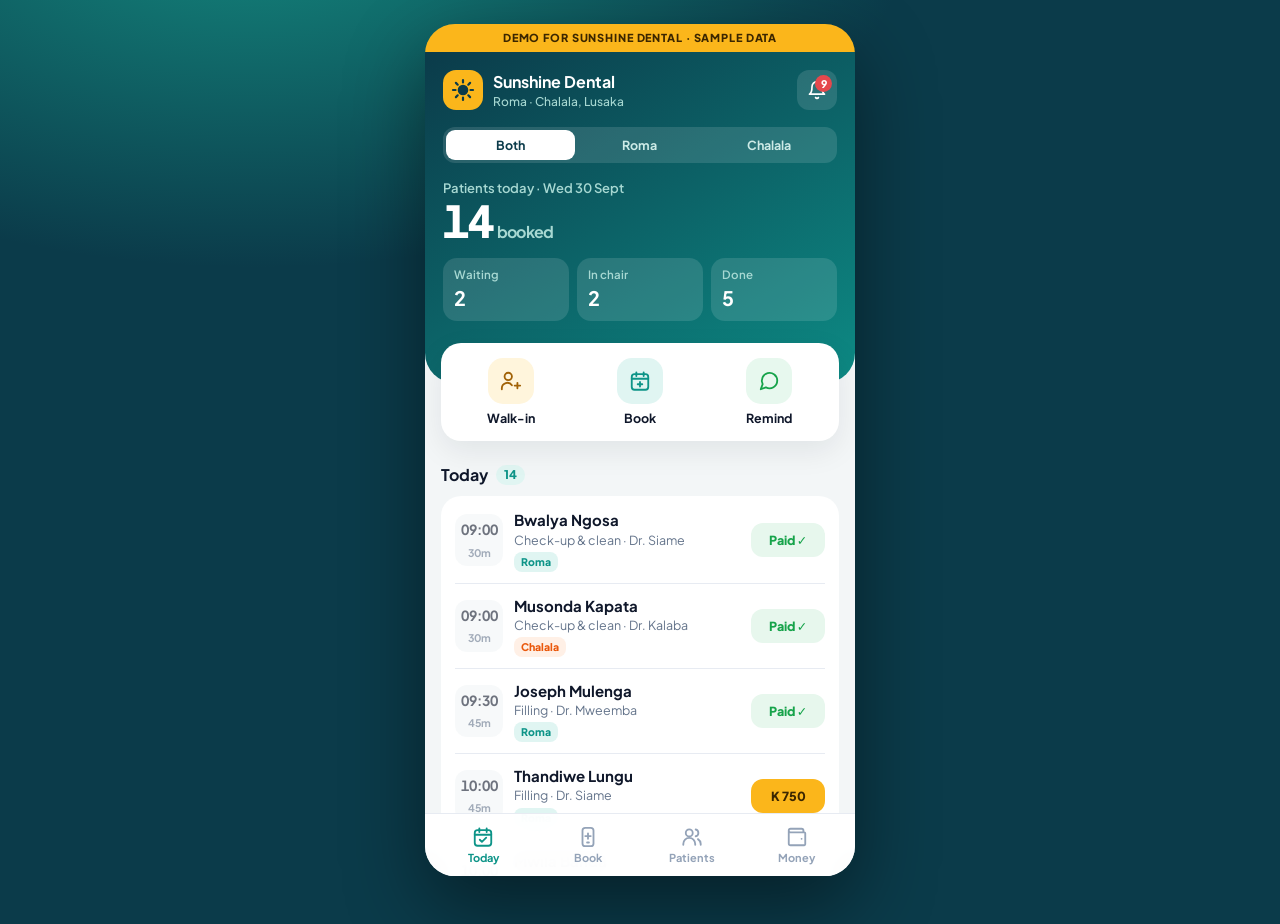
<file: demos/sunshine-dental-clinic/index.html>
<!doctype html>
<html lang="en">
<head>
<meta charset="utf-8">
<meta name="viewport" content="width=device-width, initial-scale=1, viewport-fit=cover">
<title>Sunshine Dental · Demo</title>
<meta name="robots" content="noindex, nofollow">
<meta name="referrer" content="no-referrer">
<meta name="theme-color" content="#0b3b4a">
<link rel="preconnect" href="https://fonts.googleapis.com">
<link rel="preconnect" href="https://fonts.gstatic.com" crossorigin>
<link rel="stylesheet" href="https://fonts.googleapis.com/css2?family=Plus+Jakarta+Sans:wght@500;600;700;800&display=swap">
<style>
:root { --f:"Plus Jakarta Sans", system-ui, -apple-system, sans-serif; --deep:#0b3b4a; --teal:#0d9488; --tealbg:#e0f5f2; --sun:#fbb61b; --sunbg:#fff5dc; --sunfg:#a16207;
  --ink:#0f172a; --ink2:#64748b; --line:#e7ebf2; --bg:#f3f6f7; --card:#fff; --red:#e5484d; --redbg:#fdecec; --green:#16a34a; --greenbg:#e7f7ed; --or:#ea580c; --orbg:#fff0e6; }
* { box-sizing: border-box; -webkit-tap-highlight-color: transparent; }
body { margin: 0; font: 15px/1.45 var(--f); color: var(--ink); background: radial-gradient(1100px 600px at 20% -10%, #14897f 0%, transparent 60%), #0b3b4a; min-height: 100vh; }
button, input, select { font-family: var(--f); }
.app { max-width: 430px; margin: 0 auto; min-height: 100vh; background: var(--bg); position: relative; padding-bottom: 92px; overflow-x: hidden; }
@media (min-width: 520px) { body { height: 100vh; overflow: hidden; } .app { margin: 24px auto; height: calc(100vh - 48px); min-height: 0; border-radius: 30px; box-shadow: 0 30px 80px rgba(0,0,0,.45); overflow-x: hidden; overflow-y: auto; padding-bottom: 0; scrollbar-width: none; } .app::-webkit-scrollbar { display: none; } .foot { padding-bottom: 18px; } }
.ribbon { background: var(--sun); color: #3b2600; font-size: 11px; font-weight: 800; letter-spacing: .08em; text-align: center; padding: 6px; }
.screen { display: none; animation: fade .25s ease; } .screen.on { display: block; }
@keyframes fade { from { opacity: 0; transform: translateY(6px); } }
.hero { background: linear-gradient(150deg, #0b3b4a 0%, #0d8a84 100%); color: #fff; padding: 18px 18px 62px; border-radius: 0 0 30px 30px; }
.top { display: flex; align-items: center; gap: 10px; }
.logo { width: 40px; height: 40px; border-radius: 13px; background: var(--sun); color: var(--deep); display: grid; place-items: center; flex: none; }
.top b { font-size: 16px; } .top small { display: block; color: #a7d8d2; font-size: 12px; font-weight: 500; }
.bell { margin-left: auto; width: 40px; height: 40px; border-radius: 12px; background: rgba(255,255,255,.12); display: grid; place-items: center; position: relative; border: 0; color: #fff; cursor: pointer; }
.bell i { position: absolute; top: 5px; right: 5px; min-width: 17px; height: 17px; border-radius: 9px; background: var(--red); font: 800 10.5px/17px var(--f); font-style: normal; text-align: center; padding: 0 4px; }
.seg { display: flex; background: rgba(255,255,255,.12); border-radius: 12px; padding: 3px; margin-top: 16px; }
.seg button { flex: 1; border: 0; background: none; color: #cdebe7; font: 700 12.5px var(--f); padding: 7px 4px; border-radius: 9px; cursor: pointer; }
.seg button.on { background: #fff; color: var(--deep); }
.big-l { margin-top: 16px; color: #a7d8d2; font-size: 13px; font-weight: 600; }
.big { font-size: 44px; font-weight: 800; letter-spacing: -.02em; line-height: 1.05; font-variant-numeric: tabular-nums; }
.big small { font-size: 16px; font-weight: 700; color: #a7d8d2; margin-left: 4px; }
.glass { display: flex; gap: 8px; margin-top: 14px; }
.glass div { flex: 1; background: rgba(255,255,255,.12); border-radius: 14px; padding: 9px 11px; }
.glass small { display: block; color: #a7d8d2; font-size: 11.5px; font-weight: 600; }
.glass b { font-size: 20px; font-variant-numeric: tabular-nums; }
.actions { margin: -40px 16px 0; background: var(--card); border-radius: 20px; padding: 14px 6px; display: grid; grid-template-columns: repeat(3, 1fr); box-shadow: 0 10px 30px rgba(15,23,42,.08); position: relative; }
.act { border: 0; background: none; display: grid; justify-items: center; gap: 6px; font: 700 12.5px var(--f); color: var(--ink); cursor: pointer; }
.act span { width: 46px; height: 46px; border-radius: 15px; display: grid; place-items: center; }
.pad { padding: 0 16px; }
.sec { display: flex; align-items: center; gap: 8px; margin: 22px 0 10px; }
.sec b { font-size: 16px; } .sec .n { font-size: 12px; font-weight: 800; padding: 1px 8px; border-radius: 10px; }
.sec .lnk { margin-left: auto; border: 0; background: var(--greenbg); color: var(--green); font: 800 12.5px var(--f); padding: 7px 11px; border-radius: 11px; cursor: pointer; display: flex; gap: 5px; align-items: center; }
.list { background: var(--card); border-radius: 20px; padding: 2px 14px; }
.row { display: flex; align-items: center; gap: 11px; padding: 11px 0; border-bottom: 1px solid var(--line); width: 100%; text-align: left; background: none; border-left: 0; border-right: 0; border-top: 0; font: inherit; color: inherit; }
.row:last-child { border-bottom: 0; } button.row { cursor: pointer; }
.tm { width: 48px; flex: none; text-align: center; border-radius: 12px; padding: 5px 0; background: var(--bg); }
.tm b { display: block; font-size: 14px; font-variant-numeric: tabular-nums; } .tm small { font-size: 10.5px; color: var(--ink2); font-weight: 700; }
.tm.w { background: var(--sunbg); } .tm.c { background: var(--tealbg); } .tm.d { opacity: .6; }
.av { width: 42px; height: 42px; border-radius: 14px; display: grid; place-items: center; font-weight: 800; font-size: 14px; flex: none; }
.grow { flex: 1; min-width: 0; } .nm { font-weight: 700; white-space: nowrap; overflow: hidden; text-overflow: ellipsis; }
.sm { font-size: 12.5px; color: var(--ink2); white-space: nowrap; overflow: hidden; text-overflow: ellipsis; }
.amt { font-weight: 800; text-align: right; font-variant-numeric: tabular-nums; white-space: nowrap; }
.tag { display: inline-block; font-size: 10.5px; font-weight: 800; padding: 2px 7px; border-radius: 8px; margin-top: 3px; white-space: nowrap; }
.tag.r { background: var(--redbg); color: var(--red); } .tag.g { background: var(--greenbg); color: var(--green); } .tag.t { background: var(--tealbg); color: var(--teal); }
.tag.o { background: var(--orbg); color: var(--or); } .tag.y { background: var(--sunbg); color: var(--sunfg); }
.st { border: 0; border-radius: 12px; padding: 9px 10px; font: 800 12.5px var(--f); cursor: pointer; white-space: nowrap; flex: none; min-width: 74px; }
.st.a { background: var(--tealbg); color: var(--teal); } .st.b { background: var(--teal); color: #fff; } .st.c { background: var(--deep); color: #fff; } .st.p { background: var(--sun); color: #3b2600; }
.ibtn { width: 38px; height: 38px; border-radius: 12px; border: 0; display: grid; place-items: center; cursor: pointer; flex: none; }
.ibtn.wa { background: #e7f8ee; color: #16a34a; } .ibtn.done { background: var(--line); color: var(--ink2); }
.title { padding: 20px 16px 2px; display: flex; align-items: baseline; justify-content: space-between; gap: 8px; }
.title h1 { font-size: 26px; margin: 0; letter-spacing: -.02em; } .title span { color: var(--ink2); font-size: 13px; font-weight: 600; }
.filter { display: flex; gap: 8px; overflow-x: auto; padding: 12px 16px 4px; scrollbar-width: none; }
.filter::-webkit-scrollbar { display: none; }
.f { flex: none; border: 0; background: var(--card); color: var(--ink2); font: 700 12.5px var(--f); padding: 8px 12px; border-radius: 12px; cursor: pointer; }
.f.on { background: var(--deep); color: #fff; }
.search { margin: 10px 16px 0; display: flex; align-items: center; gap: 8px; background: var(--card); border-radius: 14px; padding: 0 12px; color: var(--ink2); }
.search input { border: 0; outline: 0; background: none; font-size: 15px; padding: 12px 0; flex: 1; min-width: 0; color: var(--ink); }
.card { background: var(--card); border-radius: 20px; padding: 16px; margin: 12px 16px 0; }
.due { display: flex; align-items: center; gap: 12px; background: linear-gradient(135deg, #fff7e0, #fff); border: 1px solid #fde8b0; }
.due .num { font-size: 34px; font-weight: 800; color: var(--sunfg); line-height: 1; }
.cta { display: flex; align-items: center; justify-content: center; gap: 8px; width: calc(100% - 32px); margin: 16px 16px 0; border: 0; border-radius: 16px; padding: 16px; font: 800 16px var(--f); color: #fff; background: linear-gradient(135deg, #14b8a6, #0b6f6a); cursor: pointer; box-shadow: 0 10px 24px rgba(13,148,136,.3); }
/* booking (patient view) */
.pv { margin: 12px 16px 0; background: var(--card); border-radius: 24px; overflow: hidden; box-shadow: 0 12px 30px rgba(15,23,42,.07); }
.pv-h { background: linear-gradient(150deg, #0b3b4a, #0d8a84); color: #fff; padding: 16px 18px; display: flex; align-items: center; gap: 10px; }
.pv-h small { display: block; color: #a7d8d2; font-weight: 600; font-size: 12px; }
.pv-b { padding: 4px 16px 18px; }
.lbl { font-size: 12px; font-weight: 800; color: var(--ink2); letter-spacing: .05em; margin: 16px 0 8px; }
.g2 { display: grid; grid-template-columns: 1fr 1fr; gap: 8px; }
.opt { border: 2px solid var(--line); background: #fff; border-radius: 14px; padding: 10px; text-align: left; cursor: pointer; color: var(--ink); font: 700 13.5px var(--f); }
.opt small { display: block; color: var(--ink2); font-weight: 600; font-size: 11.5px; margin-top: 1px; }
.opt.on { border-color: var(--teal); background: var(--tealbg); }
.hs { display: flex; gap: 8px; overflow-x: auto; scrollbar-width: none; margin: 0 -16px; padding: 0 16px; }
.hs::-webkit-scrollbar { display: none; }
.day { flex: none; width: 56px; border: 2px solid var(--line); background: #fff; border-radius: 14px; padding: 7px 0; text-align: center; cursor: pointer; font: 700 11.5px var(--f); color: var(--ink2); }
.day b { display: block; font-size: 18px; color: var(--ink); }
.day.on { border-color: var(--teal); background: var(--teal); color: #cffaf3; } .day.on b { color: #fff; }
.doc { flex: none; border: 2px solid var(--line); background: #fff; border-radius: 14px; padding: 8px 12px 8px 8px; display: flex; align-items: center; gap: 8px; cursor: pointer; font: 700 13px var(--f); color: var(--ink); }
.doc .av { width: 30px; height: 30px; border-radius: 10px; font-size: 11px; }
.doc.on { border-color: var(--teal); background: var(--tealbg); }
.times { display: grid; grid-template-columns: repeat(4, 1fr); gap: 7px; }
.slot { border: 2px solid var(--line); background: #fff; border-radius: 12px; padding: 9px 0; text-align: center; font: 700 13.5px var(--f); color: var(--ink); cursor: pointer; font-variant-numeric: tabular-nums; }
.slot.on { background: var(--teal); border-color: var(--teal); color: #fff; }
.slot.x { background: var(--bg); color: #b6c0cc; border-color: transparent; text-decoration: line-through; cursor: default; }
.inp { width: 100%; border: 2px solid var(--line); border-radius: 14px; padding: 12px; font-size: 15px; outline: 0; color: var(--ink); background: #fff; margin-bottom: 8px; }
.inp:focus { border-color: var(--teal); }
/* money */
.mrow { display: flex; align-items: center; gap: 10px; padding: 8px 0; }
.mi { width: 30px; height: 30px; border-radius: 9px; display: grid; place-items: center; font-weight: 800; font-size: 10.5px; flex: none; }
.bar { height: 7px; background: var(--line); border-radius: 7px; overflow: hidden; margin-top: 5px; }
.bar i { display: block; height: 100%; border-radius: 7px; transition: width .4s; }
.chart { display: flex; align-items: flex-end; gap: 8px; height: 110px; margin-top: 12px; }
.chart div { flex: 1; display: flex; flex-direction: column; align-items: center; justify-content: flex-end; height: 100%; gap: 4px; font-size: 10.5px; font-weight: 700; color: var(--ink2); }
.chart i { width: 100%; border-radius: 8px 8px 4px 4px; background: #cfeee9; display: block; }
.chart .now i { background: linear-gradient(180deg, #14b8a6, #0d8a84); } .chart .now { color: var(--teal); }
.methods { display: grid; grid-template-columns: repeat(4, 1fr); gap: 8px; }
.m { border: 2px solid var(--line); background: #fff; border-radius: 14px; padding: 9px 2px; font: 700 12px var(--f); cursor: pointer; color: var(--ink); display: grid; justify-items: center; gap: 4px; }
.m .mi { width: 26px; height: 26px; }
.m.on { border-color: var(--teal); background: var(--tealbg); }
/* tabs & sheets */
.tabs { position: fixed; bottom: 0; left: 50%; transform: translateX(-50%); width: min(430px, 100%); background: rgba(255,255,255,.96); backdrop-filter: blur(10px); border-top: 1px solid var(--line); display: grid; grid-template-columns: repeat(4, 1fr); padding: 8px 6px calc(8px + env(safe-area-inset-bottom)); z-index: 20; }
@media (min-width: 520px) { .tabs { position: sticky; bottom: 0; left: auto; transform: none; width: 100%; } }
.tab { border: 0; background: none; display: grid; justify-items: center; gap: 3px; font: 700 11px var(--f); color: #94a3b8; cursor: pointer; padding: 4px 0; }
.tab.on { color: var(--teal); }
.sheet-bg { position: fixed; inset: 0; background: rgba(8,35,44,.55); z-index: 40; display: flex; align-items: flex-end; justify-content: center; animation: fade .2s; }
.sheet { background: #fff; width: min(430px, 100%); max-height: 92vh; overflow-y: auto; border-radius: 26px 26px 0 0; padding: 10px 18px calc(20px + env(safe-area-inset-bottom)); animation: up .25s ease; }
@keyframes up { from { transform: translateY(40px); } }
.grab { width: 40px; height: 5px; border-radius: 5px; background: var(--line); margin: 0 auto 14px; }
.sh { font-size: 19px; font-weight: 800; }
.wa-chat { background: #efe7de; border-radius: 18px; padding: 14px; margin: 12px 0 14px; }
.bubble { background: #d9fdd3; border-radius: 14px 14px 14px 4px; padding: 10px 12px; font-size: 14px; white-space: pre-wrap; max-width: 94%; }
.bubble small { display: block; text-align: right; color: #667781; font-size: 10.5px; margin-top: 3px; }
.btn2 { display: block; width: 100%; border: 0; border-radius: 14px; padding: 14px; font: 800 15px var(--f); cursor: pointer; }
.btn2.wa { background: #22c55e; color: #fff; } .btn2.pri { background: var(--teal); color: #fff; } .btn2.ghost { background: var(--bg); color: var(--ink); margin-top: 8px; }
.check { width: 64px; height: 64px; border-radius: 50%; background: var(--greenbg); color: var(--green); display: grid; place-items: center; margin: 4px auto 10px; animation: pop .35s ease; }
@keyframes pop { from { transform: scale(.5); opacity: 0; } }
.rc { background: var(--bg); border-radius: 16px; padding: 12px 14px; margin: 12px 0 14px; }
.rc div { display: flex; justify-content: space-between; gap: 10px; padding: 4px 0; font-size: 14px; } .rc span { color: var(--ink2); } .rc b { text-align: right; }
.hist { list-style: none; margin: 6px 0 14px; padding: 0; }
.hist li { position: relative; padding: 0 0 12px 22px; font-size: 13.5px; }
.hist li::before { content: ""; position: absolute; left: 4px; top: 5px; width: 10px; height: 10px; border-radius: 50%; background: var(--teal); }
.hist li::after { content: ""; position: absolute; left: 8px; top: 17px; bottom: 0; width: 2px; background: var(--line); }
.hist li:last-child::after { display: none; }
.stats3 { display: grid; grid-template-columns: repeat(3, 1fr); gap: 8px; margin: 12px 0 4px; }
.stats3 div { background: var(--bg); border-radius: 14px; padding: 9px 10px; } .stats3 small { display: block; font-size: 11px; color: var(--ink2); font-weight: 700; } .stats3 b { font-size: 14.5px; }
.toast { position: fixed; left: 50%; bottom: 96px; transform: translateX(-50%); background: var(--ink); color: #fff; padding: 10px 16px; border-radius: 12px; font-size: 13.5px; font-weight: 600; z-index: 60; white-space: nowrap; animation: fade .2s; max-width: 92vw; overflow: hidden; text-overflow: ellipsis; }
.foot { text-align: center; color: #94a3b8; font-size: 11.5px; padding: 22px 16px 0; }
.empty { padding: 18px 0; text-align: center; color: var(--ink2); font-size: 13.5px; }
</style>
</head>
<body>
<div class="app">
  <div class="ribbon">DEMO FOR SUNSHINE DENTAL · SAMPLE DATA</div>

  <!-- TODAY -->
  <div class="screen on" data-s="today">
    <div class="hero">
      <div class="top"><div class="logo" id="logo1"></div><div><b>Sunshine Dental</b><small>Roma · Chalala, Lusaka</small></div>
        <button class="bell" id="bell" aria-label="Alerts"><svg width="20" height="20" viewBox="0 0 24 24" fill="none" stroke="currentColor" stroke-width="2" stroke-linecap="round" stroke-linejoin="round"><path d="M6 8a6 6 0 0 1 12 0c0 7 3 9 3 9H3s3-2 3-9"/><path d="M10.3 21a1.94 1.94 0 0 0 3.4 0"/></svg><i id="bellN"></i></button></div>
      <div class="seg" id="segToday"></div>
      <div class="big-l" id="todayL"></div>
      <div class="big" id="bookedN"></div>
      <div class="glass"><div><small>Waiting</small><b id="waitN"></b></div><div><small>In chair</small><b id="chairN"></b></div><div><small>Done</small><b id="doneN"></b></div></div>
    </div>
    <div class="actions">
      <button class="act" id="walkin"><span style="background:var(--sunbg);color:var(--sunfg)"><svg width="22" height="22" viewBox="0 0 24 24" fill="none" stroke="currentColor" stroke-width="2" stroke-linecap="round" stroke-linejoin="round"><circle cx="9" cy="7" r="4"/><path d="M2 21v-1a6 6 0 0 1 11-3.3"/><path d="M19 14v6M16 17h6"/></svg></span>Walk-in</button>
      <button class="act" data-tab="book"><span style="background:var(--tealbg);color:var(--teal)"><svg width="22" height="22" viewBox="0 0 24 24" fill="none" stroke="currentColor" stroke-width="2" stroke-linecap="round" stroke-linejoin="round"><rect x="3" y="4.5" width="18" height="17" rx="3"/><path d="M3 9.5h18M8 2.5v4M16 2.5v4M12 13v5M9.5 15.5h5"/></svg></span>Book</button>
      <button class="act" id="remindAct"><span style="background:#e7f8ee;color:#16a34a"><svg width="22" height="22" viewBox="0 0 24 24" fill="none" stroke="currentColor" stroke-width="2" stroke-linecap="round" stroke-linejoin="round"><path d="M21 11.5a8.4 8.4 0 0 1-12.4 7.4L3 21l2.1-5.6A8.4 8.4 0 1 1 21 11.5z"/></svg></span>Remind</button>
    </div>
    <div class="pad">
      <div class="sec"><b>Today</b><span class="n" style="background:var(--tealbg);color:var(--teal)" id="listN"></span></div>
      <div class="list" id="todayList"></div>
      <div class="sec" id="tmrw"><b>Tomorrow</b><span class="n" style="background:var(--sunbg);color:var(--sunfg)" id="tmrwN"></span><button class="lnk" id="remindAll"></button></div>
      <div class="list" id="tmrwList"></div>
    </div>
  </div>

  <!-- BOOK (patient view) -->
  <div class="screen" data-s="book">
    <div class="title"><h1>Book</h1><span>what patients see</span></div>
    <div class="pv">
      <div class="pv-h"><div class="logo" id="logo2" style="width:34px;height:34px;border-radius:11px"></div><div><b>Sunshine Dental</b><small>Book a visit · no phone call</small></div></div>
      <div class="pv-b">
        <div class="lbl">BRANCH</div><div class="g2" id="bkBr"></div>
        <div class="lbl">TREATMENT</div><div class="g2" id="bkSv"></div>
        <div class="lbl">DENTIST</div><div class="hs" id="bkDoc"></div>
        <div class="lbl">DAY</div><div class="hs" id="bkDay"></div>
        <div class="lbl">TIME</div><div class="times" id="bkTime"></div>
        <div class="lbl">YOUR DETAILS</div>
        <input class="inp" id="bkName" autocomplete="off" aria-label="Name" placeholder="Full name">
        <input class="inp" id="bkPhone" inputmode="tel" autocomplete="off" aria-label="WhatsApp number" placeholder="WhatsApp number">
      </div>
    </div>
    <button class="cta" id="bkGo"></button>
    <div style="height:6px"></div>
  </div>

  <!-- PATIENTS -->
  <div class="screen" data-s="patients">
    <div class="title"><h1>Patients</h1><span id="patN"></span></div>
    <div class="search"><svg width="18" height="18" viewBox="0 0 24 24" fill="none" stroke="currentColor" stroke-width="2.2" stroke-linecap="round"><circle cx="11" cy="11" r="7"/><path d="m20 20-3.5-3.5"/></svg><input id="q" placeholder="Search name" aria-label="Search patients" autocomplete="off"></div>
    <div class="card due"><div class="num" id="dueN"></div><div class="grow"><b>Check-ups due</b><div class="sm">6 months since last visit</div></div><button class="st p" id="dueAll">Remind all</button></div>
    <div class="filter" id="patF"></div>
    <div class="pad"><div class="list" id="patList" style="margin-top:6px"></div></div>
  </div>

  <!-- MONEY -->
  <div class="screen" data-s="money">
    <div class="title"><h1>Money</h1><span id="moneyDate"></span></div>
    <div class="filter" id="monF"></div>
    <div class="card">
      <div class="sm" style="font-weight:700">Taken today</div>
      <div style="font-size:38px;font-weight:800;letter-spacing:-.02em;font-variant-numeric:tabular-nums" id="moneyTot"></div>
      <div id="methodRows"></div>
    </div>
    <button class="card row" id="unpaidCard" style="display:flex;width:calc(100% - 32px);border:0;border-radius:20px;padding:14px 16px"></button>
    <div class="card"><div style="display:flex;justify-content:space-between;align-items:baseline"><b>This week</b><span class="amt" id="weekTot"></span></div><div class="chart" id="chart"></div></div>
    <button class="cta" id="newPay"><svg width="20" height="20" viewBox="0 0 24 24" fill="none" stroke="currentColor" stroke-width="2.6" stroke-linecap="round"><path d="M12 5v14M5 12h14"/></svg>New payment</button>
    <div class="pad"><div class="sec"><b>Receipts today</b><span class="n" style="background:var(--greenbg);color:var(--green)" id="rcN"></span></div><div class="list" id="rcList"></div></div>
  </div>

  <div class="foot">Demo by Zain · built to fit how Sunshine Dental works<br>Sample names and prices, not a quote</div>

  <nav class="tabs">
    <button class="tab on" data-tab="today"><svg width="22" height="22" viewBox="0 0 24 24" fill="none" stroke="currentColor" stroke-width="2" stroke-linecap="round" stroke-linejoin="round"><rect x="3" y="4.5" width="18" height="17" rx="3"/><path d="M3 9.5h18M8 2.5v4M16 2.5v4M8.5 15l2.3 2.3 4.7-4.6"/></svg>Today</button>
    <button class="tab" data-tab="book"><svg width="22" height="22" viewBox="0 0 24 24" fill="none" stroke="currentColor" stroke-width="2" stroke-linecap="round" stroke-linejoin="round"><rect x="6" y="2" width="12" height="20" rx="3"/><path d="M12 8v6M9 11h6M11 18h2"/></svg>Book</button>
    <button class="tab" data-tab="patients"><svg width="22" height="22" viewBox="0 0 24 24" fill="none" stroke="currentColor" stroke-width="2" stroke-linecap="round" stroke-linejoin="round"><circle cx="9" cy="7.5" r="3.8"/><path d="M2.5 20.5v-1a6.5 6.5 0 0 1 13 0v1M16 3.8a3.8 3.8 0 0 1 0 7.4M18.5 14.3a6.5 6.5 0 0 1 3 5.2v1"/></svg>Patients</button>
    <button class="tab" data-tab="money"><svg width="22" height="22" viewBox="0 0 24 24" fill="none" stroke="currentColor" stroke-width="2" stroke-linecap="round" stroke-linejoin="round"><path d="M19 7V5a2 2 0 0 0-2-2H5a2 2 0 0 0 0 4h15a1 1 0 0 1 1 1v12a1 1 0 0 1-1 1H5a2 2 0 0 1-2-2V5"/><path d="M17 14h.01"/></svg>Money</button>
  </nav>
</div>

<script>
(function () {
"use strict";
const $ = s => document.querySelector(s), $$ = s => [...document.querySelectorAll(s)];
const esc = s => String(s ?? "").replace(/[&<>"']/g, c => ({"&":"&amp;","<":"&lt;",">":"&gt;",'"':"&quot;","'":"&#39;"}[c]));
const K = n => "K " + Math.round(Number(n) || 0).toLocaleString("en-US");
const DAY = 864e5, LOAD = Date.now(), now = new Date(2026, 8, 30, 10, 45), today = new Date(2026, 8, 30, 12, 0); // fixed sample Wednesday
const dayOf = o => new Date(today.getTime() + o * DAY);
const fmt = d => d.toLocaleDateString("en-GB", { day: "numeric", month: "short" });
const fmtY = d => d.toLocaleDateString("en-GB", { day: "numeric", month: "short", year: "numeric" });
const wd = d => d.toLocaleDateString("en-GB", { weekday: "short" });
const first = n => String(n).split(" ")[0];
const ini = n => n.split(" ").map(w => w[0]).join("").slice(0, 2).toUpperCase();
const hhmm = () => new Date(now.getTime() + Math.min(Date.now() - LOAD, 6 * 36e5)).toTimeString().slice(0, 5);
const SUN = s => `<svg width="${s}" height="${s}" viewBox="0 0 24 24" fill="none" stroke="currentColor" stroke-width="2.2" stroke-linecap="round"><circle cx="12" cy="12" r="4.2" fill="currentColor"/><path d="M12 2v2.5M12 19.5V22M2 12h2.5M19.5 12H22M4.9 4.9l1.8 1.8M17.3 17.3l1.8 1.8M4.9 19.1l1.8-1.8M17.3 6.7l1.8-1.8"/></svg>`;
const WA = `<svg width="18" height="18" viewBox="0 0 24 24" fill="none" stroke="currentColor" stroke-width="2.2" stroke-linecap="round" stroke-linejoin="round"><path d="M21 11.5a8.4 8.4 0 0 1-12.4 7.4L3 21l2.1-5.6A8.4 8.4 0 1 1 21 11.5z"/></svg>`;
const TICK = s => `<svg width="${s}" height="${s}" viewBox="0 0 24 24" fill="none" stroke="currentColor" stroke-width="2.8" stroke-linecap="round" stroke-linejoin="round"><path d="M5 12.5l4.5 4.5L19 7.5"/></svg>`;
const CHEV = `<svg width="18" height="18" viewBox="0 0 24 24" fill="none" stroke="#94a3b8" stroke-width="2.4" stroke-linecap="round" stroke-linejoin="round"><path d="m9 6 6 6-6 6"/></svg>`;
const COLORS = [["#e0f5f2", "#0d9488"], ["#fff5dc", "#a16207"], ["#eaf0ff", "#2f6bff"], ["#fdecf5", "#db2777"], ["#efeaff", "#7c3aed"], ["#fff0e6", "#ea580c"], ["#e7f7ed", "#16a34a"]];

const BR = { R: { n: "Roma", a: "Shop G04, Foxdale Court, Zambezi Rd" }, C: { n: "Chalala", a: "Shop 10, Chalala Mall, Chuswe Rd" } };
const brTag = b => `<span class="tag ${b === "R" ? "t" : "o"}">${BR[b].n}</span>`;
const DOCS = [{ id: 1, n: "Dr. Mweemba", br: "R" }, { id: 2, n: "Dr. Siame", br: "R" }, { id: 3, n: "Dr. Kalaba", br: "C" }, { id: 4, n: "Dr. Nyirenda", br: "C" }];
const doc = id => DOCS.find(d => d.id === id);
const SV = [
  { id: 1, n: "Check-up & clean", p: 450, m: 30 }, { id: 2, n: "Filling", p: 750, m: 45 },
  { id: 3, n: "Extraction", p: 500, m: 30 }, { id: 4, n: "Root canal", p: 2800, m: 60 },
  { id: 5, n: "Whitening", p: 3200, m: 60 }, { id: 6, n: "Child check-up", p: 300, m: 30 },
  { id: 7, n: "Emergency visit", p: 350, m: 30 }, { id: 8, n: "Braces consult", p: 400, m: 30 }];
const sv = id => SV.find(s => s.id === id);
const METHODS = [["MTN MoMo", "#ffcc00", "#3b2f00", "MTN", "MoMo"], ["Airtel Money", "#e5484d", "#fff", "A", "Airtel"], ["Cash", "#16a34a", "#fff", "K", "Cash"], ["Bank", "#0b3b4a", "#fff", "B", "Bank"]];

// Patients: last visit (days ago), branch, history [daysAgo, service, dentist, note]
const P = [
  { id: 1, n: "Chanda Mwale", ph: "0977 ••• 412", br: "R", h: [[-196, 1, 1, "Clean. Gums healthy."], [-410, 2, 1, "Filling, lower left."]] },
  { id: 2, n: "Mwila Banda", ph: "0966 ••• 207", br: "C", h: [[-21, 4, 3, "Root canal, visit 1 of 2."], [-240, 1, 4, "Clean."]] },
  { id: 3, n: "Bwalya Ngosa", ph: "0955 ••• 881", br: "R", h: [[-150, 1, 2, "Clean. Mild plaque."]] },
  { id: 4, n: "Mutale Sichone", ph: "0977 ••• 530", br: "C", h: [[-203, 6, 3, "Child check-up. No decay."]] },
  { id: 5, n: "Natasha Phiri", ph: "0761 ••• 094", br: "R", h: [[-60, 5, 1, "Whitening, 2 shades lighter."], [-250, 1, 1, "Clean."]] },
  { id: 6, n: "Kondwani Zulu", ph: "0979 ••• 316", br: "C", h: [[-221, 3, 4, "Extraction, wisdom tooth."]] },
  { id: 7, n: "Thandiwe Lungu", ph: "0968 ••• 752", br: "R", h: [[-90, 2, 2, "Filling, upper right."]] },
  { id: 8, n: "Musonda Kapata", ph: "0955 ••• 148", br: "C", h: [[-188, 1, 3, "Clean. Floss more."]] },
  { id: 9, n: "Lweendo Hamoonga", ph: "0977 ••• 623", br: "R", h: [[-260, 1, 2, "Clean."]] },
  { id: 10, n: "Chipo Tembo", ph: "0962 ••• 905", br: "C", h: [[-35, 7, 4, "Emergency visit. Filling booked."]] },
  { id: 11, n: "Joseph Mulenga", ph: "0978 ••• 271", br: "R", h: [[-12, 8, 1, "Braces consult. X-ray taken."]] },
  { id: 12, n: "Grace Chileshe", ph: "0967 ••• 436", br: "C", h: [[-310, 1, 3, "Clean."]] },
  { id: 13, n: "Kelvin Daka", ph: "0971 ••• 358", br: "R", h: [[-182, 2, 2, "Filling, lower right."]] },
  { id: 14, n: "Ruth Nkandu", ph: "0955 ••• 690", br: "C", h: [[-75, 1, 4, "Clean."]] },
  { id: 15, n: "Mapalo Chirwa", ph: "0977 ••• 118", br: "C", h: [[-40, 7, 3, "Emergency visit. Filling needed."]] },
  { id: 16, n: "Bupe Mumba", ph: "0966 ••• 543", br: "R", h: [[-185, 1, 1, "Clean."]] },
  { id: 17, n: "Mubanga Kasonde", ph: "0955 ••• 327", br: "C", h: [[-28, 4, 3, "Root canal, visit 1 of 2."]] },
  { id: 18, n: "Taonga Banda", ph: "0761 ••• 862", br: "R", h: [[-200, 1, 2, "Clean."]] },
  { id: 19, n: "Chisomo Phiri", ph: "0978 ••• 405", br: "C", h: [[-230, 1, 4, "Clean."]] },
  { id: 20, n: "Mwansa Kunda", ph: "0967 ••• 294", br: "C", h: [[-181, 6, 4, "Child check-up. Sealants done."]] },
  { id: 21, n: "Nchimunya Moonga", ph: "0977 ••• 761", br: "R", h: [[-95, 2, 2, "Filling, upper left."]] },
  { id: 22, n: "Mulenga Chola", ph: "0955 ••• 983", br: "R", h: [[-205, 1, 1, "Clean. Some tartar."]] },
  { id: 23, n: "Esther Zimba", ph: "0968 ••• 170", br: "C", h: [[-240, 2, 3, "Filling, lower left."]] },
  { id: 24, n: "Peter Mwape", ph: "0971 ••• 652", br: "R", h: [[-270, 1, 2, "Clean."]] },
  { id: 25, n: "Agness Tembo", ph: "0966 ••• 038", br: "C", h: [[-192, 1, 4, "Clean."]] },
  { id: 26, n: "Daniel Siwale", ph: "0955 ••• 815", br: "R", h: [[-215, 3, 1, "Extraction."]] }];
const pat = id => P.find(p => p.id === id);
const last = p => p.h.length ? Math.max(...p.h.map(x => x[0])) : null;
const isDue = p => last(p) !== null && last(p) <= -180 && !A.some(a => a.p === p.id) && !T.some(a => a.p === p.id);
const col = id => COLORS[(id - 1) % COLORS.length];
const av = (id, n) => `<div class="av" style="background:${col(id)[0]};color:${col(id)[1]}">${ini(n)}</div>`;

// Today: st 0 booked, 1 waiting, 2 in chair, 3 done
let A = [
  { id: 1, t: "09:00", p: 3, s: 1, d: 2, br: "R", st: 3, paid: 1 }, { id: 2, t: "09:00", p: 8, s: 1, d: 3, br: "C", st: 3, paid: 1 },
  { id: 3, t: "09:30", p: 11, s: 2, d: 1, br: "R", st: 3, paid: 1 }, { id: 4, t: "10:00", p: 7, s: 2, d: 2, br: "R", st: 3, paid: 0 },
  { id: 5, t: "10:00", p: 2, s: 4, d: 3, br: "C", st: 3, paid: 1 }, { id: 6, t: "10:30", p: 14, s: 1, d: 4, br: "C", st: 2 },
  { id: 7, t: "11:00", p: 5, s: 1, d: 1, br: "R", st: 2 }, { id: 8, t: "11:00", p: 10, s: 2, d: 4, br: "C", st: 1 },
  { id: 9, t: "11:30", p: 1, s: 1, d: 2, br: "R", st: 1 }, { id: 10, t: "12:00", p: 12, s: 1, d: 3, br: "C", st: 0 },
  { id: 11, t: "14:00", p: 13, s: 7, d: 1, br: "R", st: 0 }, { id: 12, t: "14:30", p: 4, s: 6, d: 4, br: "C", st: 0 },
  { id: 13, t: "15:00", p: 9, s: 1, d: 2, br: "R", st: 0 }, { id: 14, t: "15:30", p: 6, s: 3, d: 3, br: "C", st: 0 }];
const PAIDM = { 1: "MTN MoMo", 2: "Cash", 3: "Airtel Money", 5: "Bank" };
let rcNo = 1040;
const R = A.filter(a => a.paid).map(a => ({ no: ++rcNo, p: a.p, s: a.s, br: a.br, amt: sv(a.s).p, m: PAIDM[a.id], t: a.t.replace(/:00|:30/, m => m === ":00" ? ":42" : ":58") }));
// Tomorrow
let T = [
  { p: 15, t: "09:00", s: 2, d: 3, br: "C" }, { p: 16, t: "09:30", s: 1, d: 1, br: "R" }, { p: 17, t: "10:00", s: 4, d: 3, br: "C" },
  { p: 18, t: "11:00", s: 1, d: 2, br: "R" }, { p: 19, t: "11:30", s: 1, d: 4, br: "C" }, { p: 20, t: "14:00", s: 6, d: 4, br: "C" },
  { p: 21, t: "14:30", s: 2, d: 2, br: "R" }].map(x => ({ ...x, rem: false }));
// Earlier this week (sample totals)
const WEEK = [6850, 9400, 5200, 11350, 7600, 4300];

const remindedDue = new Set();
let fb = "A", pf = "all", mf = "A", q = "";
const bk = { br: "R", s: 1, d: 0, day: 0, t: null, name: "", phone: "" };

function toast(t) { $$(".toast").forEach(x => x.remove()); const el = document.createElement("div"); el.className = "toast"; el.textContent = t; document.body.appendChild(el); setTimeout(() => el.remove(), 2200); }
function sheet(html) {
  $$(".sheet-bg").forEach(x => x.remove());
  const bg = document.createElement("div"); bg.className = "sheet-bg";
  bg.innerHTML = `<div class="sheet" role="dialog"><div class="grab"></div>${html}</div>`;
  bg.addEventListener("click", e => { if (e.target === bg || e.target.closest("[data-x]")) bg.remove(); });
  document.body.appendChild(bg); return bg;
}
function waSheet(title, msg, btn, onSend, sub) {
  const s = sheet(`<div class="sh">${esc(title)}</div>${sub ? `<div class="sm">${esc(sub)}</div>` : ""}<div class="wa-chat"><div class="bubble">${esc(msg)}<small>${hhmm()} ✓✓</small></div></div>
    <button class="btn2 wa" id="send">${btn}</button><button class="btn2 ghost" data-x>Close</button>`);
  s.querySelector("#send").onclick = () => { s.remove(); onSend && onSend(); };
}
function go(tab) {
  $$(".screen").forEach(s => s.classList.toggle("on", s.dataset.s === tab));
  $$(".tab").forEach(t => t.classList.toggle("on", t.dataset.tab === tab));
  window.scrollTo(0, 0); $(".app").scrollTop = 0; render();
}
const segHtml = (cur, attr) => [["A", "Both"], ["R", "Roma"], ["C", "Chalala"]].map(([k, n]) => `<button class="${cur === k ? "on" : ""}" ${attr}="${k}">${n}</button>`).join("");
const fButtons = (cur, attr) => [["A", "Both branches"], ["R", "Roma"], ["C", "Chalala"]].map(([k, n]) => `<button class="f ${cur === k ? "on" : ""}" ${attr}="${k}">${n}</button>`).join("");

/* ---------- TODAY ---------- */
function renderToday() {
  const L = A.filter(a => fb === "A" || a.br === fb).sort((a, b) => a.t.localeCompare(b.t) || a.id - b.id);
  $("#segToday").innerHTML = segHtml(fb, "data-fb");
  $("#todayL").textContent = "Patients today · " + wd(today) + " " + fmt(today);
  $("#bookedN").innerHTML = L.length + `<small>booked</small>`;
  $("#waitN").textContent = L.filter(a => a.st === 1).length;
  $("#chairN").textContent = L.filter(a => a.st === 2).length;
  $("#doneN").textContent = L.filter(a => a.st === 3).length;
  $("#listN").textContent = L.length;
  const alerts = T.filter(x => !x.rem).length + (P.filter(isDue).some(p => !remindedDue.has(p.id)) ? 1 : 0) + A.filter(a => a.st === 3 && !a.paid).length;
  $("#bellN").textContent = alerts; $("#bellN").style.display = alerts ? "" : "none";
  $("#todayList").innerHTML = L.map(a => {
    const p = pat(a.p), s = sv(a.s);
    const tcls = ["", "w", "c", "d"][a.st];
    const btn = a.st === 0 ? `<button class="st a" data-adv="${a.id}">Arrived</button>`
      : a.st === 1 ? `<button class="st b" data-adv="${a.id}">Call in</button>`
      : a.st === 2 ? `<button class="st c" data-adv="${a.id}">Done</button>`
      : a.paid ? `<button class="st" style="background:var(--greenbg);color:var(--green)" data-rcp="${a.id}">Paid ✓</button>`
      : `<button class="st p" data-pay="${a.id}">${K(s.p)}</button>`;
    const stTag = a.st === 1 ? ` <span class="tag y">Waiting</span>` : a.st === 2 ? ` <span class="tag t">In chair</span>` : "";
    return `<div class="row"><div class="tm ${tcls}"><b>${a.t}</b><small>${s.m}m</small></div><div class="grow"><div class="nm">${esc(p.n)}</div>
      <div class="sm">${esc(s.n)} · ${esc(doc(a.d).n)}</div><div>${fb === "A" ? brTag(a.br) : ""}${stTag}</div></div>${btn}</div>`;
  }).join("") || `<div class="empty">No patients booked</div>`;
  const TL = T.filter(a => fb === "A" || a.br === fb).sort((a, b) => a.t.localeCompare(b.t));
  const left = TL.filter(x => !x.rem).length;
  $("#tmrwN").textContent = TL.length;
  $("#remindAll").innerHTML = left ? WA.replace(/18/g, "15") + " Remind " + left : TICK(15) + " All reminded";
  $("#tmrwList").innerHTML = TL.map(a => { const p = pat(a.p), i = T.indexOf(a);
    return `<div class="row"><div class="tm"><b>${a.t}</b><small>${wd(dayOf(1))}</small></div><div class="grow"><div class="nm">${esc(p.n)}</div><div class="sm">${esc(sv(a.s).n)} · ${BR[a.br].n}</div></div>
      <button class="ibtn ${a.rem ? "done" : "wa"}" data-rem="${i}" aria-label="Remind">${a.rem ? TICK(18) : WA}</button></div>`; }).join("")
    || `<div class="empty">Nothing booked yet</div>`;
}
const remindMsg = a => { const p = pat(a.p);
  return `Hi ${first(p.n)} 👋 A reminder from Sunshine Dental.\n\nTomorrow, ${fmt(dayOf(1))} at ${a.t}\n${sv(a.s).n} with ${doc(a.d).n}\n${BR[a.br].a}\n\nReply 1 to confirm or 2 to change the time.`; };
function advance(a) {
  const p = pat(a.p);
  if (a.st === 0) { a.st = 1; toast(first(p.n) + " is here · waiting"); }
  else if (a.st === 1) { a.st = 2; toast(first(p.n) + " in chair with " + doc(a.d).n); }
  else if (a.st === 2) { a.st = 3; if (!p.h.some(x => x[0] === 0 && x[1] === a.s)) p.h.unshift([0, a.s, a.d, "Done today."]); render(); return paySheet({ appt: a }); }
  render();
}
function walkIn() {
  const b = fb === "C" ? "C" : "R";
  const s = sheet(`<div class="sh">Walk-in patient</div><div class="sm">Added to the waiting list now</div>
    <div class="lbl">NAME</div><input class="inp" id="wiName" value="Precious Mbewe" autocomplete="off">
    <div class="lbl">BRANCH</div><div class="g2" id="wiBr">${["R", "C"].map(k => `<button class="opt ${k === b ? "on" : ""}" data-wib="${k}">${BR[k].n}</button>`).join("")}</div>
    <div class="lbl">FOR</div><div class="g2" id="wiSv">${[7, 1, 3, 2].map(i => `<button class="opt ${i === 7 ? "on" : ""}" data-wis="${i}">${sv(i).n}<small>${K(sv(i).p)}</small></button>`).join("")}</div>
    <div style="height:14px"></div><button class="btn2 pri" id="wiSave">Add to waiting</button><button class="btn2 ghost" data-x>Cancel</button>`);
  s.addEventListener("click", e => { const o = e.target.closest("[data-wib],[data-wis]"); if (!o) return;
    const box = o.parentElement; box.querySelectorAll(".opt").forEach(x => x.classList.toggle("on", x === o)); });
  s.querySelector("#wiSave").onclick = () => {
    const n = s.querySelector("#wiName").value.trim(); if (!n) return toast("Add a name");
    const br = s.querySelector("[data-wib].on").dataset.wib, sid = +s.querySelector("[data-wis].on").dataset.wis;
    let p = P.find(x => x.n.toLowerCase() === n.toLowerCase());
    if (!p) { p = { id: P.length + 1, n, ph: "new patient", br, h: [] }; P.push(p); }
    const d = DOCS.filter(x => x.br === br)[0];
    A.push({ id: Date.now(), t: hhmm(), p: p.id, s: sid, d: d.id, br, st: 1 });
    s.remove(); toast(first(n) + " added · waiting"); render();
  };
}
function alertsSheet() {
  const tl = T.filter(x => !x.rem).length, due = P.filter(isDue).filter(p => !remindedDue.has(p.id)).length, unpaid = A.filter(a => a.st === 3 && !a.paid);
  const item = (go, bg, fg, n, t, sub) => `<button class="row" data-al="${go}"><div class="av" style="background:${bg};color:${fg}">${n}</div><div class="grow"><div class="nm">${t}</div><div class="sm">${sub}</div></div>${CHEV}</button>`;
  sheet(`<div class="sh">Needs you</div><div class="list" style="padding:0;margin-top:6px">
    ${tl ? item("tmrw", "var(--sunbg)", "var(--sunfg)", tl, "Tomorrow not reminded", "Send WhatsApp reminders") : ""}
    ${unpaid.length ? item("money", "var(--redbg)", "var(--red)", unpaid.length, "Not paid yet", K(unpaid.reduce((x, a) => x + sv(a.s).p, 0)) + " to collect") : ""}
    ${due ? item("patients", "var(--tealbg)", "var(--teal)", due, "Check-ups due", "Bring them back") : ""}
    ${!tl && !due && !unpaid.length ? `<div class="empty">All clear ✓</div>` : ""}</div><button class="btn2 ghost" data-x>Close</button>`);
}

/* ---------- PAYMENTS ---------- */
function paySheet({ appt } = {}) {
  let method = "MTN MoMo";
  const unpaid = A.filter(a => a.st === 3 && !a.paid);
  let pid = appt ? appt.p : (unpaid[0] ? unpaid[0].p : 1), sid = appt ? appt.s : (unpaid[0] ? unpaid[0].s : 1);
  const br0 = appt ? appt.br : (unpaid[0] ? unpaid[0].br : "R");
  const s = sheet(`<div class="sh">Take payment</div>
    ${appt ? `<div class="row" style="border:0">${av(pid, pat(pid).n)}<div class="grow"><div class="nm">${esc(pat(pid).n)}</div><div class="sm">${esc(sv(sid).n)} · ${BR[appt.br].n}</div></div></div>`
      : `<div class="lbl">PATIENT</div><select class="inp" id="pP">${P.map(p => `<option value="${p.id}" ${p.id === pid ? "selected" : ""}>${esc(p.n)}</option>`).join("")}</select>
         <select class="inp" id="pS">${SV.map(x => `<option value="${x.id}" ${x.id === sid ? "selected" : ""}>${esc(x.n)} · ${K(x.p)}</option>`).join("")}</select>`}
    <div style="text-align:center;margin:8px 0 12px"><div class="sm" style="font-weight:700">AMOUNT</div><div style="display:flex;justify-content:center;align-items:center;gap:6px;font-size:36px;font-weight:800">K<input id="pAmt" type="number" inputmode="numeric" min="1" value="${sv(sid).p}" aria-label="Amount" style="font:800 36px var(--f);border:0;outline:0;width:5.2ch;color:var(--ink);background:none;padding:0"></div></div>
    <div class="methods" id="pM"></div><div style="height:14px"></div>
    <button class="btn2 pri" id="pSave">Save & receipt</button><button class="btn2 ghost" data-x>Later</button>`);
  const drawM = () => s.querySelector("#pM").innerHTML = METHODS.map(([n, bg, fg, sh, lb]) => `<button class="m ${n === method ? "on" : ""}" data-m="${n}"><span class="mi" style="background:${bg};color:${fg}">${sh}</span>${lb}</button>`).join("");
  drawM();
  s.querySelector("#pM").addEventListener("click", e => { const b = e.target.closest("[data-m]"); if (b) { method = b.dataset.m; drawM(); } });
  if (!appt) {
    s.querySelector("#pS").onchange = e => { sid = +e.target.value; s.querySelector("#pAmt").value = sv(sid).p; };
    s.querySelector("#pP").onchange = e => { pid = +e.target.value; };
  }
  s.querySelector("#pSave").onclick = () => {
    const amt = Math.round(Number(s.querySelector("#pAmt").value));
    if (!amt || amt <= 0) return toast("Enter an amount");
    let a = appt || A.find(x => x.p === pid && x.st === 3 && !x.paid);
    const br = a ? a.br : (pat(pid).br || br0);
    if (a) a.paid = 1;
    const r = { no: ++rcNo, p: pid, s: sid, br, amt, m: method, t: hhmm() };
    R.push(r); s.remove(); render(); receipt(r, true);
  };
}
function receipt(r, fresh) {
  const p = pat(r.p);
  const s = sheet(`${fresh ? `<div class="check">${TICK(30)}</div>` : ""}<div style="text-align:center"><div style="font-size:30px;font-weight:800">${K(r.amt)}</div><div class="sm">from ${esc(p.n)}</div></div>
    <div class="rc"><div><span>Receipt</span><b>SD-${r.no}</b></div><div><span>Treatment</span><b>${esc(sv(r.s).n)}${r.note ? " + " + esc(r.note) : ""}</b></div><div><span>Branch</span><b>${BR[r.br].n}</b></div>
    <div><span>Paid by</span><b>${esc(r.m)}</b></div><div><span>When</span><b>${fmt(today)}, ${r.t}</b></div></div>
    <button class="btn2 wa" id="rcSend">${WA} Send receipt on WhatsApp</button><button class="btn2 ghost" data-x>Done</button>`);
  s.querySelector("#rcSend").style.cssText = "display:flex;gap:8px;justify-content:center;align-items:center";
  s.querySelector("#rcSend").onclick = () => waSheet("Receipt to " + first(p.n), `Sunshine Dental · Receipt SD-${r.no}\n\n${sv(r.s).n}${r.note ? " + " + r.note : ""}\nPaid: ${K(r.amt)} (${r.m})\n${fmt(today)}, ${r.t} · ${BR[r.br].n}\n\nThank you, ${first(p.n)}!`, "Send", () => toast("Receipt sent ✓"));
}

/* ---------- BOOK ---------- */
const TIMES = []; for (let h = 9; h < 17; h++) { TIMES.push(String(h).padStart(2, "0") + ":00"); TIMES.push(String(h).padStart(2, "0") + ":30"); }
const openDays = (() => { const out = []; for (let o = 0; out.length < 7; o++) if (dayOf(o).getDay() !== 0) out.push(o); return out; })();
const hash = str => { let h = 7; for (const c of str) h = (h * 31 + c.charCodeAt(0)) >>> 0; return h; };
const extraTaken = new Set();
function taken(d, o, t) {
  if (o === 0) { const cut = now.getHours() * 60 + now.getMinutes() + 30; const [h, m] = t.split(":").map(Number); if (h * 60 + m < cut) return true;
    if (A.some(a => a.d === d && a.t === t)) return true; }
  if (o === 1 && T.some(a => a.d === d && a.t === t)) return true;
  if (extraTaken.has(d + "|" + o + "|" + t)) return true;
  return hash(d + "-" + dayOf(o).getDate() + "-" + t) % 3 === 0;
}
const docsFor = () => DOCS.filter(d => d.br === bk.br);
const freeDoc = t => bk.d ? (taken(bk.d, bk.day, t) ? null : bk.d) : (docsFor().find(d => !taken(d.id, bk.day, t)) || {}).id || null;
const dayFull = o => TIMES.every(t => (bk.d ? [bk.d] : docsFor().map(d => d.id)).every(d => taken(d, o, t)));
function renderBook() {
  if (dayFull(bk.day)) bk.day = openDays.find(o => !dayFull(o)) ?? openDays[1];
  if (bk.t && !freeDoc(bk.t)) bk.t = null;
  if (!bk.t) bk.t = TIMES.find(t => freeDoc(t)) || null;
  $("#bkBr").innerHTML = ["R", "C"].map(k => `<button class="opt ${bk.br === k ? "on" : ""}" data-bbr="${k}">${BR[k].n}<small>${k === "R" ? "Foxdale Court, Zambezi Rd" : "Chalala Mall"}</small></button>`).join("");
  $("#bkSv").innerHTML = SV.slice(0, 6).map(x => `<button class="opt ${bk.s === x.id ? "on" : ""}" data-bsv="${x.id}">${x.n}<small>from ${K(x.p)}</small></button>`).join("");
  $("#bkDoc").innerHTML = [{ id: 0, n: "Any dentist" }, ...docsFor()].map(d => `<button class="doc ${bk.d === d.id ? "on" : ""}" data-bdoc="${d.id}"><div class="av" style="background:${d.id ? col(d.id + 2)[0] : "var(--sunbg)"};color:${d.id ? col(d.id + 2)[1] : "var(--sunfg)"}">${d.id ? ini(d.n.replace("Dr. ", "D ")) : SUN(16)}</div>${d.n}</button>`).join("");
  $("#bkDay").innerHTML = openDays.map(o => { const full = dayFull(o);
    return full ? `<div class="day" style="opacity:.45;cursor:default">${o === 0 ? "Today" : wd(dayOf(o))}<b>${dayOf(o).getDate()}</b>Full</div>`
      : `<button class="day ${bk.day === o ? "on" : ""}" data-bday="${o}">${o === 0 ? "Today" : wd(dayOf(o))}<b>${dayOf(o).getDate()}</b>${fmt(dayOf(o)).split(" ")[1]}</button>`; }).join("");
  $("#bkTime").innerHTML = TIMES.map(t => freeDoc(t) ? `<button class="slot ${bk.t === t ? "on" : ""}" data-bt="${t}">${t}</button>` : `<span class="slot x">${t}</span>`).join("");
  $("#bkGo").innerHTML = bk.t ? `Book ${bk.day === 0 ? "today" : wd(dayOf(bk.day)) + " " + dayOf(bk.day).getDate()} · ${bk.t}` : "Pick a time";
}
function confirmBooking() {
  bk.name = $("#bkName").value.trim(); bk.phone = $("#bkPhone").value.trim();
  if (!bk.t) return toast("Pick a time");
  if (!bk.name) { $("#bkName").value = "Precious Mbewe"; bk.name = "Precious Mbewe"; }
  const d = freeDoc(bk.t); if (!d) return toast("That time was just taken");
  let p = P.find(x => x.n.toLowerCase() === bk.name.toLowerCase());
  if (!p) { p = { id: P.length + 1, n: bk.name, ph: bk.phone ? bk.phone.replace(/^(\d{4}).*(\d{3})$/, "$1 ••• $2") : "new patient", br: bk.br, h: [] }; P.push(p); }
  const ap = { id: Date.now(), t: bk.t, p: p.id, s: bk.s, d, br: bk.br, st: 0 };
  if (bk.day === 0) A.push(ap); else if (bk.day === 1) T.push({ ...ap, rem: false });
  extraTaken.add(d + "|" + bk.day + "|" + bk.t);
  const when = (bk.day === 0 ? "Today" : wd(dayOf(bk.day)) + " " + fmt(dayOf(bk.day))) + " at " + bk.t;
  const msg = `Hi ${first(p.n)}, you're booked at Sunshine Dental ✅\n\n${when}\n${sv(bk.s).n} with ${doc(d).n}\n${BR[bk.br].a}, Lusaka\n\nWe'll remind you the day before. Reply 2 to change.`;
  const s = sheet(`<div class="check">${TICK(30)}</div><div style="text-align:center"><div class="sh">Booked</div><div class="sm">${esc(when)} · ${BR[bk.br].n}</div></div>
    <div class="wa-chat"><div class="bubble">${esc(msg)}<small>${hhmm()} ✓✓</small></div></div>
    <div class="sm" style="text-align:center;margin:-4px 0 12px">Sent to the patient on WhatsApp · on the front desk list</div>
    <button class="btn2 pri" id="seeDesk">See front desk</button><button class="btn2 ghost" data-x>Book another</button>`);
  s.querySelector("#seeDesk").onclick = () => { s.remove(); fb = "A"; go("today"); if (bk.day === 1) $("#tmrw").scrollIntoView({ block: "start" }); };
  bk.t = null; $("#bkName").value = ""; $("#bkPhone").value = ""; render();
}

/* ---------- PATIENTS ---------- */
function renderPatients() {
  const due = P.filter(isDue);
  const dueLeft = due.filter(p => !remindedDue.has(p.id)).length;
  $("#dueN").textContent = due.length;
  $("#dueAll").textContent = dueLeft ? "Remind " + dueLeft : "Done ✓";
  $("#patN").textContent = P.length + " on file";
  $("#patF").innerHTML = [["all", "All"], ["due", "Check-up due · " + due.length], ["R", "Roma"], ["C", "Chalala"]].map(([k, n]) => `<button class="f ${pf === k ? "on" : ""}" data-pf="${k}">${n}</button>`).join("");
  const L = P.filter(p => (pf === "all" || (pf === "due" ? isDue(p) : p.br === pf)) && (!q || p.n.toLowerCase().includes(q)))
    .sort((a, b) => (isDue(b) - isDue(a)) || (last(b) ?? 1) - (last(a) ?? 1));
  $("#patList").innerHTML = L.map(p => { const l = last(p), lh = p.h.find(x => x[0] === l);
    const nextA = A.find(a => a.p === p.id) ? "Today" : T.find(a => a.p === p.id) ? "Tomorrow" : null;
    const tag = nextA ? `<span class="tag t">${nextA}</span>` : isDue(p) ? (remindedDue.has(p.id) ? `<span class="tag g">Reminded</span>` : `<span class="tag y">Check-up due</span>`) : "";
    return `<button class="row" data-pat="${p.id}">${av(p.id, p.n)}<div class="grow"><div class="nm">${esc(p.n)}</div>
      <div class="sm">${lh ? esc(sv(lh[1]).n) + " · " + (l === 0 ? "today" : fmt(dayOf(l))) : "New"} · ${BR[p.br].n}</div>${tag}</div>${CHEV}</button>`; }).join("")
    || `<div class="empty">No patients found</div>`;
}
const recallMsg = p => `Hi ${first(p.n)} 👋 It's been 6 months since your last visit to Sunshine Dental.\n\nTime for your check-up & clean (from K 450).\n\nBook in 1 minute: tap the link, pick Roma or Chalala and a time that suits you.`;
function patientSheet(p) {
  const l = last(p), due = isDue(p);
  const nextCheck = l !== null ? dayOf(l + 182) : null;
  const s = sheet(`<div style="display:flex;gap:12px;align-items:center">${av(p.id, p.n)}<div class="grow"><div class="sh">${esc(p.n)}</div><div class="sm">${esc(p.ph)} · ${BR[p.br].n}</div></div>${due ? `<span class="tag y">Due</span>` : ""}</div>
    <div class="stats3"><div><small>Visits</small><b>${p.h.length}</b></div><div><small>Last</small><b>${l === null ? "–" : l === 0 ? "Today" : fmt(dayOf(l))}</b></div><div><small>Next check-up</small><b style="color:${due ? "var(--sunfg)" : "inherit"}">${nextCheck ? (due ? "Now" : fmt(nextCheck)) : "–"}</b></div></div>
    <div class="lbl">TREATMENT NOTES</div>
    <ul class="hist">${p.h.slice().sort((a, b) => b[0] - a[0]).map(h => `<li><b>${esc(sv(h[1]).n)}</b> <span class="sm">· ${h[0] === 0 ? "today" : fmtY(dayOf(h[0]))}</span><div class="sm" style="white-space:normal">${esc(doc(h[2]).n)} · ${esc(h[3])}</div></li>`).join("") || `<li class="sm">No visits yet</li>`}</ul>
    <button class="btn2 pri" id="pBook">Book next visit</button><button class="btn2 wa" id="pRem" style="margin-top:8px">Check-up reminder</button><button class="btn2 ghost" data-x>Close</button>`);
  s.querySelector("#pBook").onclick = () => { s.remove(); bk.br = p.br; bk.d = 0; bk.t = null; go("book"); $("#bkName").value = p.n; toast("Booking for " + first(p.n)); };
  s.querySelector("#pRem").onclick = () => { s.remove(); waSheet("Reminder to " + first(p.n), recallMsg(p), "Send on WhatsApp", () => { remindedDue.add(p.id); toast("Reminder sent ✓"); render(); }); };
}

/* ---------- MONEY ---------- */
function renderMoney() {
  $("#moneyDate").textContent = wd(today) + " " + fmt(today);
  $("#monF").innerHTML = fButtons(mf, "data-mf");
  const RL = R.filter(r => mf === "A" || r.br === mf), tot = RL.reduce((x, r) => x + r.amt, 0);
  $("#moneyTot").textContent = K(tot);
  $("#methodRows").innerHTML = METHODS.map(([n, bg, fg, sh]) => { const v = RL.filter(r => r.m === n).reduce((x, r) => x + r.amt, 0);
    return `<div class="mrow"><span class="mi" style="background:${bg};color:${fg}">${sh}</span><div class="grow"><div style="display:flex;justify-content:space-between;font-size:13.5px;font-weight:700"><span>${n}</span><span class="amt">${K(v)}</span></div>
      <div class="bar"><i style="width:${tot ? Math.round(100 * v / tot) : 0}%;background:${n === "MTN MoMo" ? "#f5c000" : bg}"></i></div></div></div>`; }).join("");
  const un = A.filter(a => a.st === 3 && !a.paid && (mf === "A" || a.br === mf)), unAmt = un.reduce((x, a) => x + sv(a.s).p, 0);
  const uc = $("#unpaidCard");
  uc.innerHTML = un.length ? `<div class="av" style="background:var(--redbg);color:var(--red)">${un.length}</div><div class="grow"><div class="nm">Not paid yet</div><div class="sm">${un.map(a => first(pat(a.p).n)).join(", ")}</div></div><div class="amt" style="color:var(--red)">${K(unAmt)}</div>${CHEV}`
    : `<div class="av" style="background:var(--greenbg);color:var(--green)">${TICK(20)}</div><div class="grow"><div class="nm">Everyone has paid</div><div class="sm">Nothing to collect today</div></div>`;
  const scale = mf === "A" ? 1 : mf === "R" ? .56 : .44;
  const wk = [...WEEK.map((v, i) => dayOf(i - 6).getDay() === 0 ? 0 : Math.round(v * scale / 50) * 50), tot], mx = Math.max(...wk, 1);
  $("#weekTot").textContent = K(wk.reduce((x, v) => x + v, 0));
  $("#chart").innerHTML = wk.map((v, i) => { const o = i - 6, d = dayOf(o);
    return `<div class="${o === 0 ? "now" : ""}">${v >= 1000 ? (v / 1000).toFixed(1) + "k" : v ? v : "shut"}<i style="height:${Math.max(4, Math.round(70 * v / mx))}px;${d.getDay() === 0 && !v ? "opacity:.3" : ""}"></i>${o === 0 ? "Today" : wd(d).slice(0, 2)}</div>`; }).join("");
  $("#rcN").textContent = RL.length;
  $("#rcList").innerHTML = RL.slice().sort((a, b) => b.t.localeCompare(a.t)).map(r => { const p = pat(r.p), m = METHODS.find(x => x[0] === r.m);
    return `<button class="row" data-rc="${r.no}"><span class="mi" style="background:${m[1]};color:${m[2]};width:38px;height:38px;border-radius:12px">${m[3]}</span><div class="grow"><div class="nm">${esc(p.n)}</div><div class="sm">${r.t} · ${esc(sv(r.s).n)} · ${BR[r.br].n}</div></div><div class="amt" style="color:var(--green)">+${K(r.amt)}</div></button>`; }).join("")
    || `<div class="empty">No payments yet</div>`;
}

function render() { renderToday(); renderBook(); renderPatients(); renderMoney(); }

document.addEventListener("click", e => {
  const t = e.target.closest("[data-tab],[data-fb],[data-adv],[data-pay],[data-rcp],[data-rem],[data-bbr],[data-bsv],[data-bdoc],[data-bday],[data-bt],[data-pf],[data-pat],[data-mf],[data-rc],[data-al],#bell,#walkin,#remindAct,#remindAll,#bkGo,#dueAll,#unpaidCard,#newPay");
  if (!t) return;
  const d = t.dataset;
  if (d.tab) return go(d.tab);
  if (d.fb) { if (fb === d.fb) return toast(d.fb === "A" ? "Showing both branches" : "Showing " + BR[d.fb].n); fb = d.fb; return renderToday(); }
  if (d.adv) return advance(A.find(a => String(a.id) === d.adv));
  if (d.pay) return paySheet({ appt: A.find(a => String(a.id) === d.pay) });
  if (d.rcp) { const a = A.find(x => String(x.id) === d.rcp), r = R.find(x => x.p === a.p && x.s === a.s) || R.find(x => x.p === a.p); return r ? receipt(r) : toast("Paid ✓"); }
  if (d.rem !== undefined) { const a = T[+d.rem];
    if (a.rem) return toast("Already reminded · " + first(pat(a.p).n));
    return waSheet("Reminder to " + first(pat(a.p).n), remindMsg(a), "Send on WhatsApp", () => { a.rem = true; toast("Reminder sent ✓"); renderToday(); }); }
  if (d.bbr) { bk.br = d.bbr; bk.d = 0; return renderBook(); }
  if (d.bsv) { bk.s = +d.bsv; renderBook(); return toast(sv(bk.s).n + " · from " + K(sv(bk.s).p)); }
  if (d.bdoc !== undefined) { if (bk.d === +d.bdoc) return toast(bk.d ? doc(bk.d).n : "First free dentist"); bk.d = +d.bdoc; return renderBook(); }
  if (d.bday) { if (bk.day === +d.bday) return toast((bk.day === 0 ? "Today" : wd(dayOf(bk.day)) + " " + fmt(dayOf(bk.day))) + " · pick a time"); bk.day = +d.bday; bk.t = null; return renderBook(); }
  if (d.bt) { bk.t = d.bt; return renderBook(); }
  if (d.pf) { pf = d.pf; return renderPatients(); }
  if (d.pat) return patientSheet(pat(+d.pat));
  if (d.mf) { if (mf === d.mf) return toast(d.mf === "A" ? "Showing both branches" : "Showing " + BR[d.mf].n); mf = d.mf; return renderMoney(); }
  if (d.rc) return receipt(R.find(r => String(r.no) === d.rc));
  if (d.al) { $$(".sheet-bg").forEach(x => x.remove()); if (d.al === "tmrw") { go("today"); return $("#tmrw").scrollIntoView({ behavior: "smooth", block: "start" }); } if (d.al === "patients") pf = "due"; return go(d.al); }
  if (t.id === "bell") return alertsSheet();
  if (t.id === "walkin") return walkIn();
  if (t.id === "remindAct" || t.id === "remindAll") {
    const left = T.filter(x => !x.rem);
    if (!left.length) { if (t.id === "remindAct") $("#tmrw").scrollIntoView({ behavior: "smooth", block: "start" }); return toast("Tomorrow's patients all reminded ✓"); }
    return waSheet(`Remind ${left.length} for tomorrow`, remindMsg(left[0]), `Send all ${left.length} on WhatsApp`, () => { left.forEach(x => x.rem = true); toast(left.length + " reminders sent ✓"); renderToday(); }, "Each patient gets their own time · preview for " + first(pat(left[0].p).n));
  }
  if (t.id === "bkGo") return confirmBooking();
  if (t.id === "dueAll") { const left = P.filter(isDue).filter(p => !remindedDue.has(p.id));
    if (!left.length) return toast("All check-up reminders sent ✓");
    return waSheet(`Remind ${left.length} patients`, recallMsg(left[0]), `Send all ${left.length} on WhatsApp`, () => { left.forEach(p => remindedDue.add(p.id)); toast(left.length + " reminders sent ✓"); render(); }, "Each gets their own name · preview for " + first(left[0].n)); }
  if (t.id === "unpaidCard") { const un = A.filter(a => a.st === 3 && !a.paid && (mf === "A" || a.br === mf)); return un.length ? paySheet({ appt: un[0] }) : toast("Nothing to collect ✓"); }
  if (t.id === "newPay") return paySheet();
});
$("#q").addEventListener("input", e => { q = e.target.value.trim().toLowerCase(); renderPatients(); });
document.addEventListener("keydown", e => { if (e.key === "Escape") $$(".sheet-bg").forEach(x => x.remove()); });
$("#logo1").innerHTML = SUN(24); $("#logo2").innerHTML = SUN(20);
render();
})();
</script>
</body>
</html>
</file>
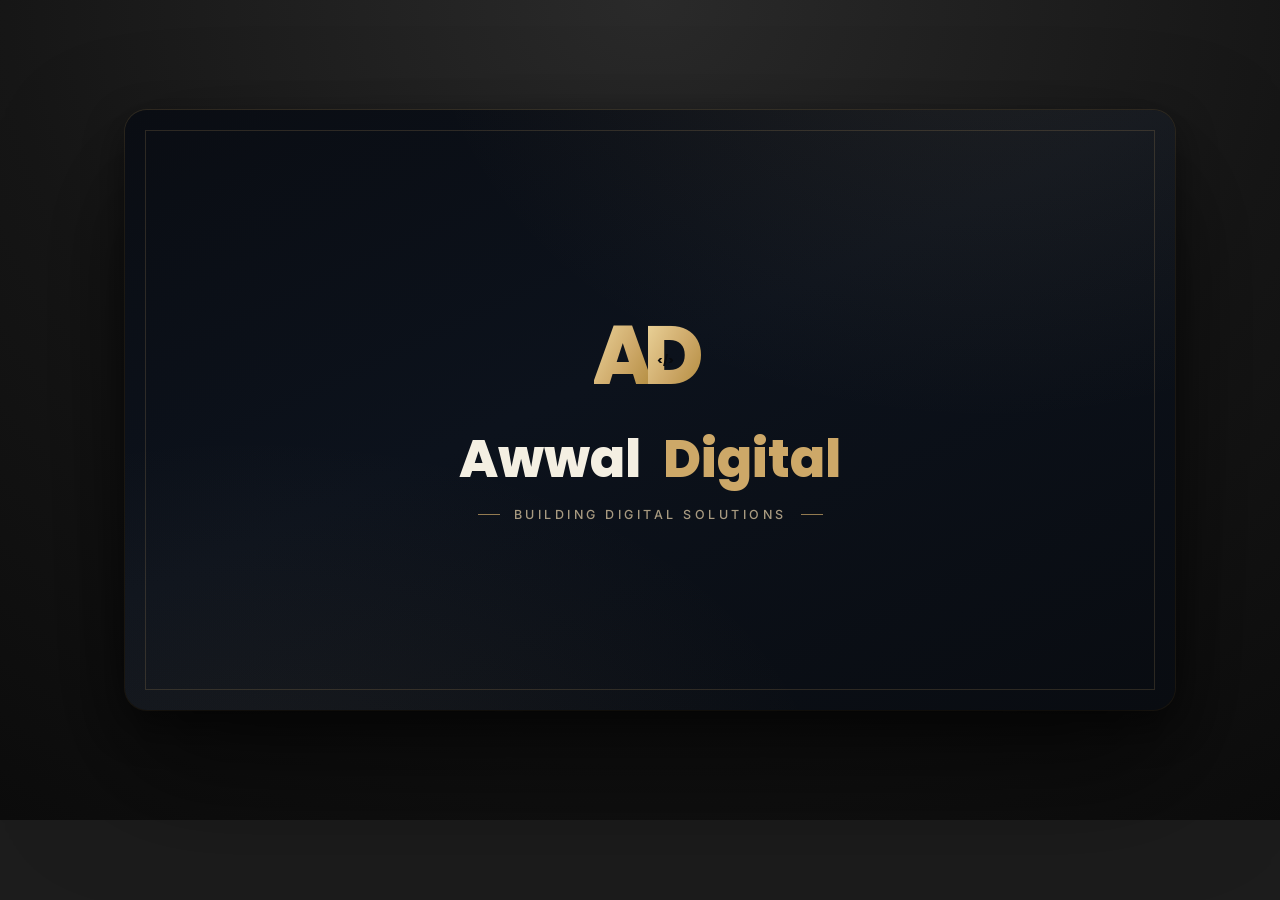
<file: awwal-digital-card/digital-back.html>
<!DOCTYPE html>
<html>
<head>
<meta charset="utf-8">
<link rel="stylesheet" href="assets/card.css">
<style>
  html,body{width:1300px;height:820px;}
  .stage{
    width:1300px;height:820px;position:relative;
    display:flex;align-items:center;justify-content:center;
    background:
      radial-gradient(90% 120% at 50% 0%, #2a2a2a 0%, #161616 55%, #0c0c0c 100%);
  }
  .card{
    width:1050px;height:600px;border-radius:22px;overflow:hidden;
    box-shadow: 0 60px 120px rgba(0,0,0,0.55), 0 15px 40px rgba(0,0,0,0.45), 0 0 0 1px rgba(205,168,104,0.15);
  }
</style>
</head>
<body>
  <div class="stage">
    <div class="card bg">
      <div class="back-content">
        <div class="back-mark">
          <svg viewBox="0 0 240 240" xmlns="http://www.w3.org/2000/svg">
            <defs>
              <linearGradient id="mgBackD" x1="0" y1="0" x2="1" y2="1">
                <stop offset="0" stop-color="#f3dfa8"/>
                <stop offset="0.55" stop-color="#cda868"/>
                <stop offset="1" stop-color="#a9822f"/>
              </linearGradient>
            </defs>
            <text x="62" y="182" font-family="Poppins" font-weight="800" font-size="175" fill="url(#mgBackD)" text-anchor="middle">A</text>
            <text x="171" y="182" font-family="Poppins" font-weight="800" font-size="175" fill="url(#mgBackD)" text-anchor="middle">D</text>
            <text x="153" y="140" font-family="Poppins" font-weight="700" font-size="24" fill="#080a0e" text-anchor="middle">&lt;/&gt;</text>
          </svg>
        </div>
        <div class="back-wordmark">
          <span class="lockup awwal">Awwal</span><span class="lockup digital">Digital</span>
        </div>
        <div class="back-tagline-row">
          <div class="back-rule"></div>
          <div class="back-tagline">Building Digital Solutions</div>
          <div class="back-rule"></div>
        </div>
      </div>
    </div>
  </div>
</body>
</html>
</file>
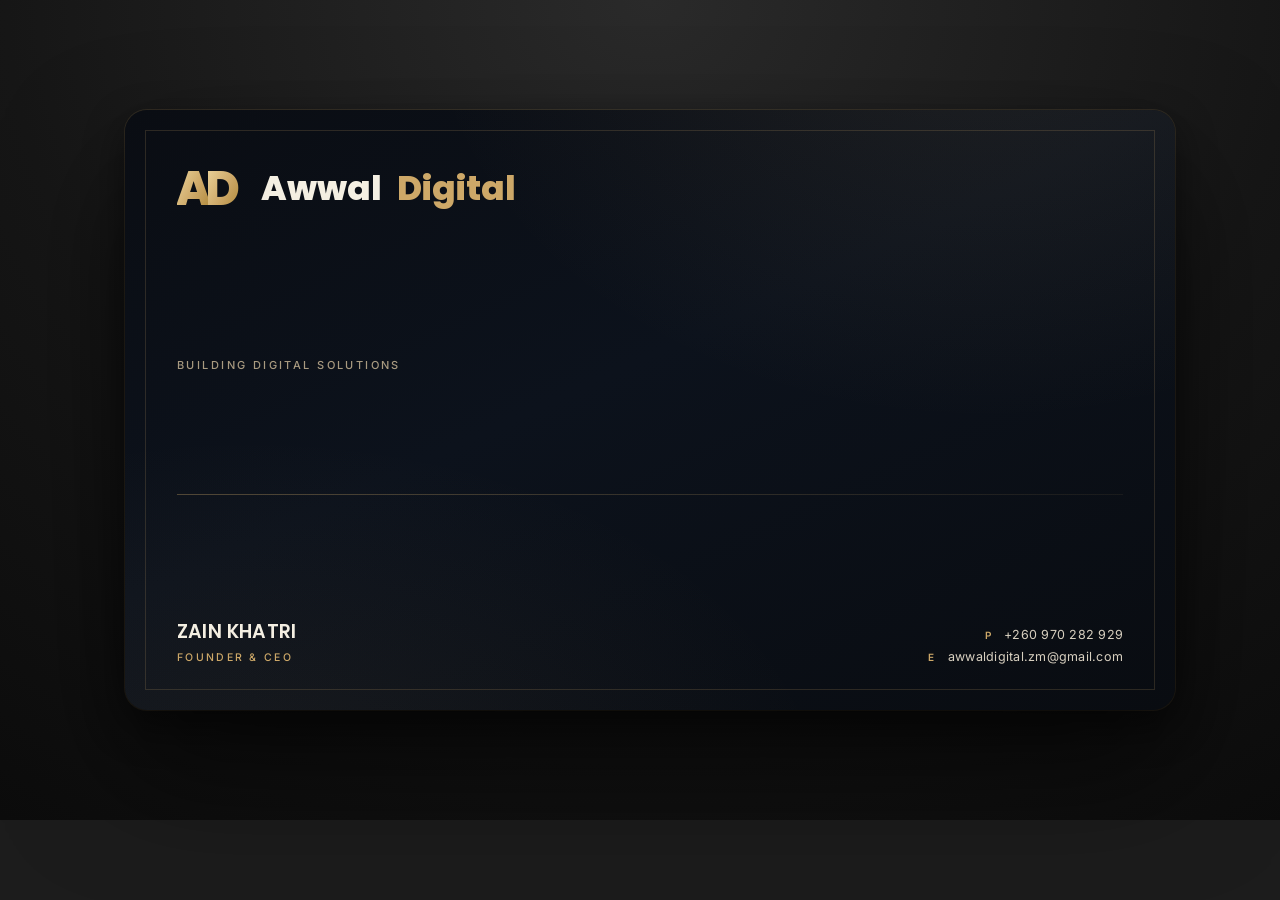
<file: awwal-digital-card/digital-front.html>
<!DOCTYPE html>
<html>
<head>
<meta charset="utf-8">
<link rel="stylesheet" href="assets/card.css">
<style>
  html,body{width:1300px;height:820px;}
  .stage{
    width:1300px;height:820px;position:relative;
    display:flex;align-items:center;justify-content:center;
    background:
      radial-gradient(90% 120% at 50% 0%, #2a2a2a 0%, #161616 55%, #0c0c0c 100%);
  }
  .card{
    width:1050px;height:600px;border-radius:22px;overflow:hidden;
    box-shadow: 0 60px 120px rgba(0,0,0,0.55), 0 15px 40px rgba(0,0,0,0.45), 0 0 0 1px rgba(205,168,104,0.15);
  }
</style>
</head>
<body>
  <div class="stage">
    <div class="card bg">
      <div class="content">
        <div class="brand-row">
          <div class="mark">
            <svg viewBox="0 0 240 240" xmlns="http://www.w3.org/2000/svg">
              <defs>
                <linearGradient id="mgFrontD" x1="0" y1="0" x2="1" y2="1">
                  <stop offset="0" stop-color="#f3dfa8"/>
                  <stop offset="0.55" stop-color="#cda868"/>
                  <stop offset="1" stop-color="#a9822f"/>
                </linearGradient>
              </defs>
              <text x="62" y="182" font-family="Poppins" font-weight="800" font-size="175" fill="url(#mgFrontD)" text-anchor="middle">A</text>
              <text x="171" y="182" font-family="Poppins" font-weight="800" font-size="175" fill="url(#mgFrontD)" text-anchor="middle">D</text>
            </svg>
          </div>
          <div class="wordmark">
            <span class="lockup awwal">Awwal</span><span class="lockup digital">Digital</span>
          </div>
        </div>
        <div class="tagline">Building Digital Solutions</div>

        <div class="rule"></div>

        <div class="person">
          <div class="id">
            <div class="name">ZAIN KHATRI</div>
            <div class="title">Founder &amp; CEO</div>
          </div>
          <div class="contact">
            <div class="row"><span class="icon">P</span><span>+260 970 282 929</span></div>
            <div class="row"><span class="icon">E</span><span>awwaldigital.zm@gmail.com</span></div>
          </div>
        </div>
      </div>
    </div>
  </div>
</body>
</html>
</file>
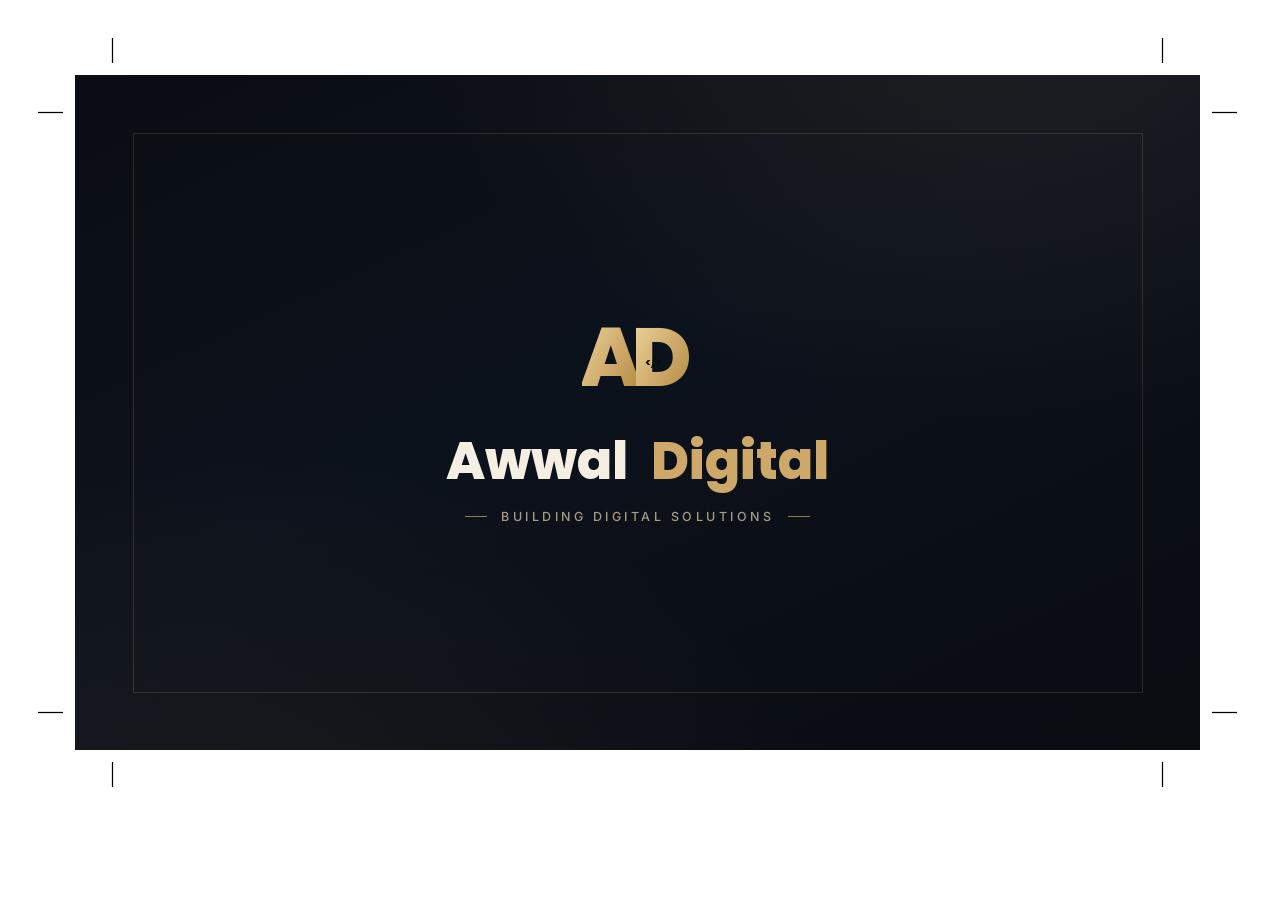
<file: awwal-digital-card/print-back.html>
<!DOCTYPE html>
<html>
<head>
<meta charset="utf-8">
<link rel="stylesheet" href="assets/card.css">
<style>
  html,body{width:1275px;height:825px;background:#ffffff;}
  .crop-canvas{position:relative;width:1275px;height:825px;}
  .bleed-wrap{position:absolute;left:75px;top:75px;width:1125px;height:675px;overflow:hidden;}
  .back-content{position:absolute;left:37.5px;top:37.5px;}
  svg.marks{position:absolute;left:0;top:0;width:1275px;height:825px;}
  svg.marks line{stroke:#000;stroke-width:1.25;}
</style>
</head>
<body>
  <div class="crop-canvas">
    <div class="bleed-wrap bg">
      <div class="back-content">
        <div class="back-mark">
          <svg viewBox="0 0 240 240" xmlns="http://www.w3.org/2000/svg">
            <defs>
              <linearGradient id="mgBack" x1="0" y1="0" x2="1" y2="1">
                <stop offset="0" stop-color="#f3dfa8"/>
                <stop offset="0.55" stop-color="#cda868"/>
                <stop offset="1" stop-color="#a9822f"/>
              </linearGradient>
            </defs>
            <text x="62" y="182" font-family="Poppins" font-weight="800" font-size="175" fill="url(#mgBack)" text-anchor="middle">A</text>
            <text x="171" y="182" font-family="Poppins" font-weight="800" font-size="175" fill="url(#mgBack)" text-anchor="middle">D</text>
            <text x="153" y="140" font-family="Poppins" font-weight="700" font-size="24" fill="#080a0e" text-anchor="middle">&lt;/&gt;</text>
          </svg>
        </div>
        <div class="back-wordmark">
          <span class="lockup awwal">Awwal</span><span class="lockup digital">Digital</span>
        </div>
        <div class="back-tagline-row">
          <div class="back-rule"></div>
          <div class="back-tagline">Building Digital Solutions</div>
          <div class="back-rule"></div>
        </div>
      </div>
    </div>

    <svg class="marks">
      <line x1="38" y1="112.5" x2="63" y2="112.5"/>
      <line x1="112.5" y1="38" x2="112.5" y2="63"/>
      <line x1="1212" y1="112.5" x2="1237" y2="112.5"/>
      <line x1="1162.5" y1="38" x2="1162.5" y2="63"/>
      <line x1="38" y1="712.5" x2="63" y2="712.5"/>
      <line x1="112.5" y1="762" x2="112.5" y2="787"/>
      <line x1="1212" y1="712.5" x2="1237" y2="712.5"/>
      <line x1="1162.5" y1="762" x2="1162.5" y2="787"/>
    </svg>
  </div>
</body>
</html>
</file>
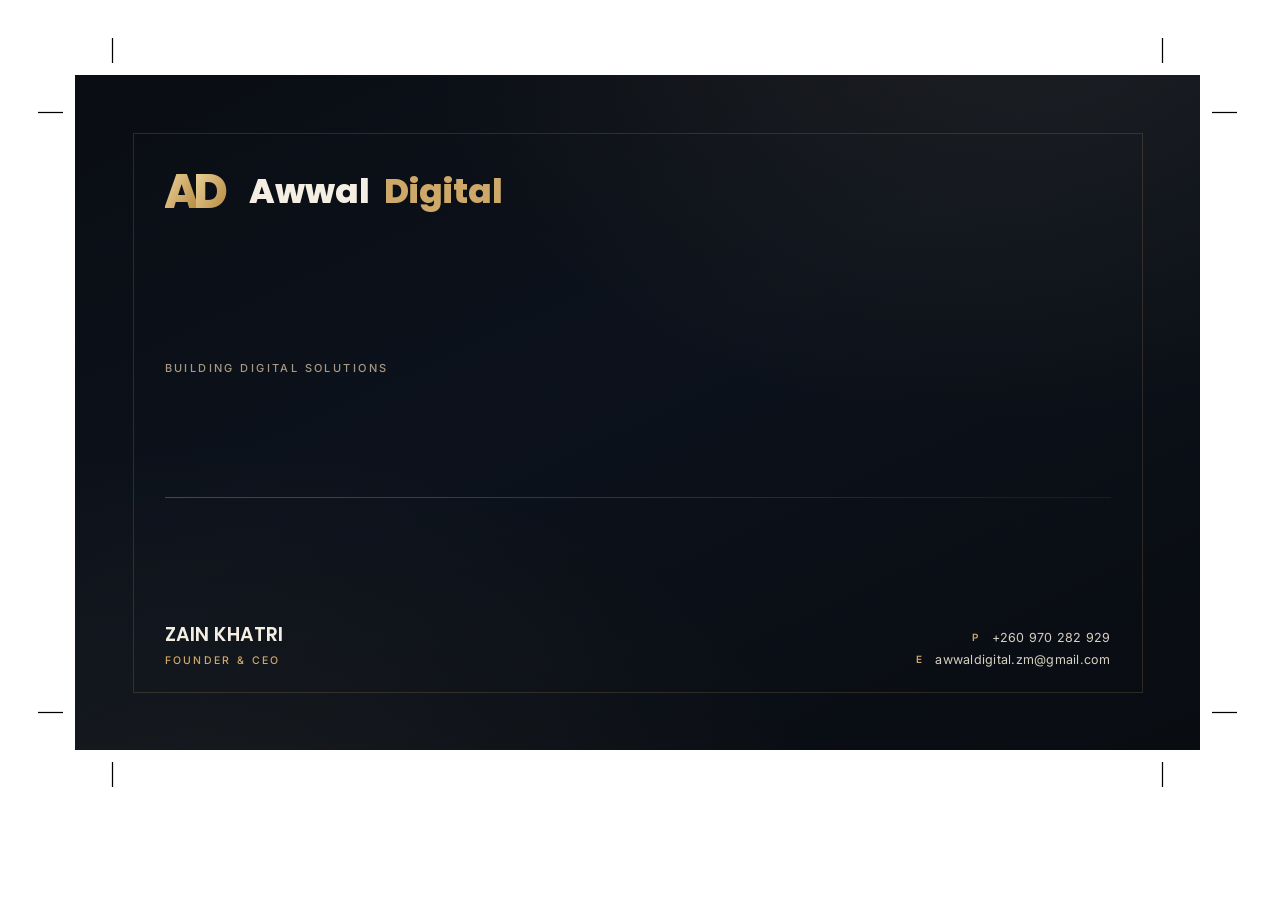
<file: awwal-digital-card/print-front.html>
<!DOCTYPE html>
<html>
<head>
<meta charset="utf-8">
<link rel="stylesheet" href="assets/card.css">
<style>
  html,body{width:1275px;height:825px;background:#ffffff;}
  .crop-canvas{position:relative;width:1275px;height:825px;}
  .bleed-wrap{position:absolute;left:75px;top:75px;width:1125px;height:675px;overflow:hidden;}
  .content{position:absolute;left:37.5px;top:37.5px;}
  svg.marks{position:absolute;left:0;top:0;width:1275px;height:825px;}
  svg.marks line{stroke:#000;stroke-width:1.25;}
</style>
</head>
<body>
  <div class="crop-canvas">
    <div class="bleed-wrap bg">
      <div class="content">
        <div class="brand-row">
          <div class="mark">
            <svg viewBox="0 0 240 240" xmlns="http://www.w3.org/2000/svg">
              <defs>
                <linearGradient id="mgFront" x1="0" y1="0" x2="1" y2="1">
                  <stop offset="0" stop-color="#f3dfa8"/>
                  <stop offset="0.55" stop-color="#cda868"/>
                  <stop offset="1" stop-color="#a9822f"/>
                </linearGradient>
              </defs>
              <text x="62" y="182" font-family="Poppins" font-weight="800" font-size="175" fill="url(#mgFront)" text-anchor="middle">A</text>
              <text x="171" y="182" font-family="Poppins" font-weight="800" font-size="175" fill="url(#mgFront)" text-anchor="middle">D</text>
            </svg>
          </div>
          <div class="wordmark">
            <span class="lockup awwal">Awwal</span><span class="lockup digital">Digital</span>
          </div>
        </div>
        <div class="tagline">Building Digital Solutions</div>

        <div class="rule"></div>

        <div class="person">
          <div class="id">
            <div class="name">ZAIN KHATRI</div>
            <div class="title">Founder &amp; CEO</div>
          </div>
          <div class="contact">
            <div class="row"><span class="icon">P</span><span>+260 970 282 929</span></div>
            <div class="row"><span class="icon">E</span><span>awwaldigital.zm@gmail.com</span></div>
          </div>
        </div>
      </div>
    </div>

    <svg class="marks">
      <!-- top-left -->
      <line x1="38" y1="112.5" x2="63" y2="112.5"/>
      <line x1="112.5" y1="38" x2="112.5" y2="63"/>
      <!-- top-right -->
      <line x1="1212" y1="112.5" x2="1237" y2="112.5"/>
      <line x1="1162.5" y1="38" x2="1162.5" y2="63"/>
      <!-- bottom-left -->
      <line x1="38" y1="712.5" x2="63" y2="712.5"/>
      <line x1="112.5" y1="762" x2="112.5" y2="787"/>
      <!-- bottom-right -->
      <line x1="1212" y1="712.5" x2="1237" y2="712.5"/>
      <line x1="1162.5" y1="762" x2="1162.5" y2="787"/>
    </svg>
  </div>
</body>
</html>
</file>
<file: awwal-digital-card/assets/card.css>
@import url('fonts.css');

:root {
  --ink: #05060a;
  --navy: #0b111c;
  --navy-2: #0d1420;
  --gold: #cda868;
  --gold-light: #f1dfae;
  --gold-deep: #9c7c3d;
  --white: #f4efe2;
  --muted: #a89a80;
  --hair: rgba(205, 168, 104, 0.35);
}

* { box-sizing: border-box; margin: 0; padding: 0; }

html, body {
  background: #1c1c1c;
}

.bg {
  background:
    radial-gradient(120% 160% at 82% -20%, rgba(205,168,104,0.10) 0%, rgba(205,168,104,0) 45%),
    radial-gradient(140% 160% at 12% 118%, rgba(205,168,104,0.07) 0%, rgba(205,168,104,0) 40%),
    linear-gradient(155deg, #0a0d13 0%, #0c121c 45%, #090c11 100%);
}

.content {
  position: relative;
  width: 1050px;
  height: 600px;
  padding: 46px 52px;
  display: flex;
  flex-direction: column;
  justify-content: space-between;
  font-family: 'Inter', sans-serif;
  color: var(--white);
}

/* faint corner frame accent */
.content::before {
  content: "";
  position: absolute;
  inset: 20px;
  border: 1px solid rgba(205,168,104,0.18);
  pointer-events: none;
}

.brand-row {
  display: flex;
  align-items: center;
  gap: 20px;
}

.mark {
  flex: none;
  width: 64px;
  height: 64px;
  position: relative;
  display: flex;
  align-items: center;
  justify-content: center;
}
.mark svg { width: 100%; height: 100%; }

.wordmark {
  display: flex;
  align-items: baseline;
  gap: 8px;
}
.wordmark .lockup {
  font-family: 'Poppins', sans-serif;
  font-weight: 800;
  font-size: 34px;
  line-height: 1;
}
.wordmark .awwal { color: var(--white); }
.wordmark .digital { color: var(--gold); margin-left: 0.2em; }

.tagline {
  margin-top: 16px;
  font-family: 'Inter', sans-serif;
  font-weight: 500;
  font-size: 11px;
  letter-spacing: 0.22em;
  color: var(--muted);
  text-transform: uppercase;
}

.rule {
  width: 100%;
  height: 1px;
  background: linear-gradient(90deg, var(--hair) 0%, rgba(205,168,104,0.08) 100%);
}

.person {
  display: flex;
  align-items: flex-end;
  justify-content: space-between;
  gap: 20px;
}

.person .id .name {
  font-family: 'Poppins', sans-serif;
  font-weight: 600;
  font-size: 19px;
  color: var(--white);
  letter-spacing: 0.01em;
}
.person .id .title {
  margin-top: 5px;
  font-family: 'Inter', sans-serif;
  font-weight: 500;
  font-size: 10.5px;
  letter-spacing: 0.22em;
  text-transform: uppercase;
  color: var(--gold);
}

.contact {
  display: flex;
  flex-direction: column;
  gap: 7px;
  text-align: right;
  font-family: 'Inter', sans-serif;
  font-weight: 400;
  font-size: 12.5px;
  color: #d8d0c0;
  letter-spacing: 0.02em;
}
.contact .row {
  display: flex;
  align-items: center;
  justify-content: flex-end;
  gap: 9px;
}
.contact .row .icon {
  color: var(--gold);
  font-size: 10px;
  letter-spacing: 0.08em;
  font-weight: 600;
  width: 14px;
  text-align: center;
}

/* ---------- BACK (centered lockup) ---------- */
.back-content {
  position: relative;
  width: 1050px;
  height: 600px;
  display: flex;
  flex-direction: column;
  align-items: center;
  justify-content: center;
  gap: 22px;
  font-family: 'Inter', sans-serif;
}
.back-content::before {
  content: "";
  position: absolute;
  inset: 20px;
  border: 1px solid rgba(205,168,104,0.18);
  pointer-events: none;
}
.back-mark {
  width: 112px;
  height: 112px;
}
.back-mark svg { width: 100%; height: 100%; }

.back-wordmark {
  display: flex;
  align-items: baseline;
  gap: 12px;
}
.back-wordmark .lockup {
  font-family: 'Poppins', sans-serif;
  font-weight: 800;
  font-size: 52px;
  line-height: 1;
}
.back-wordmark .awwal { color: var(--white); }
.back-wordmark .digital { color: var(--gold); margin-left: 0.2em; }

.back-rule {
  width: 22px;
  height: 1px;
  background: var(--gold);
  opacity: 0.7;
}
.back-tagline-row {
  display: flex;
  align-items: center;
  gap: 14px;
}
.back-tagline {
  font-family: 'Inter', sans-serif;
  font-weight: 500;
  font-size: 12.5px;
  letter-spacing: 0.28em;
  text-transform: uppercase;
  color: var(--muted);
}
</file>
